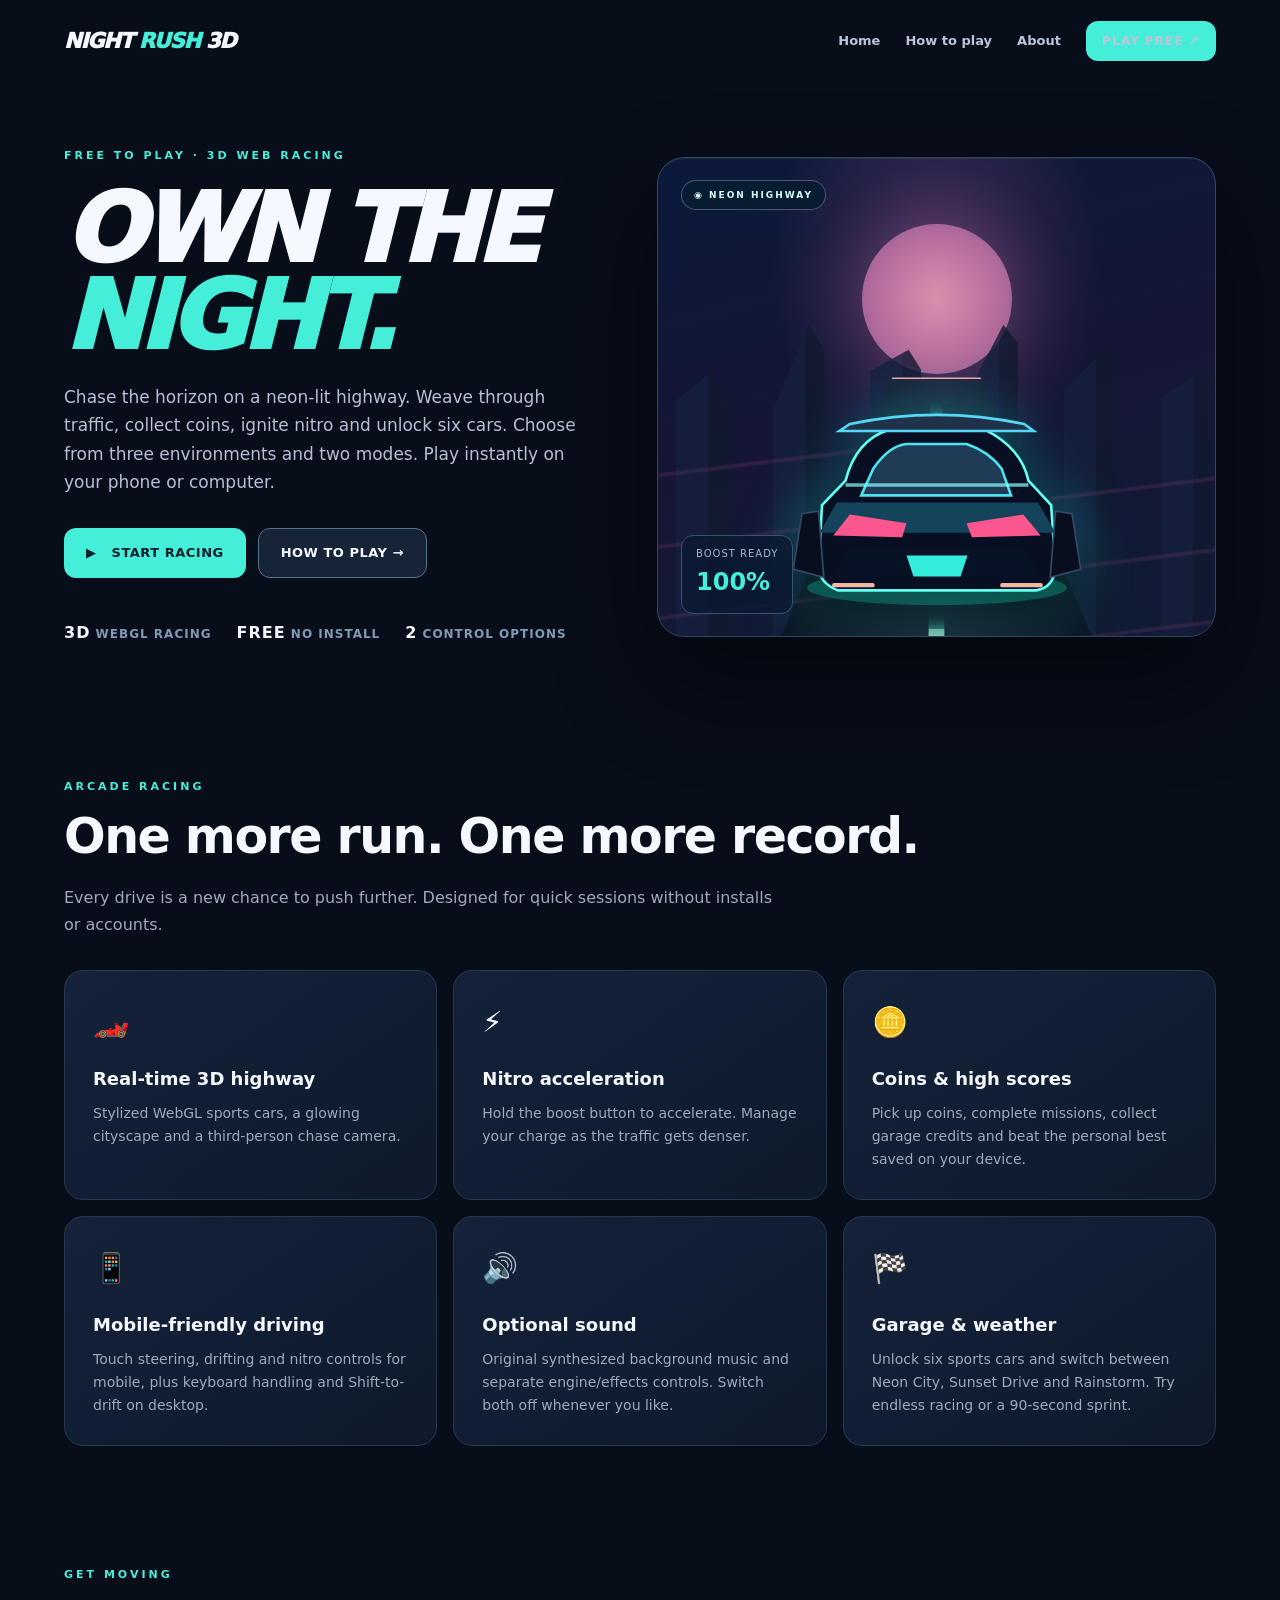
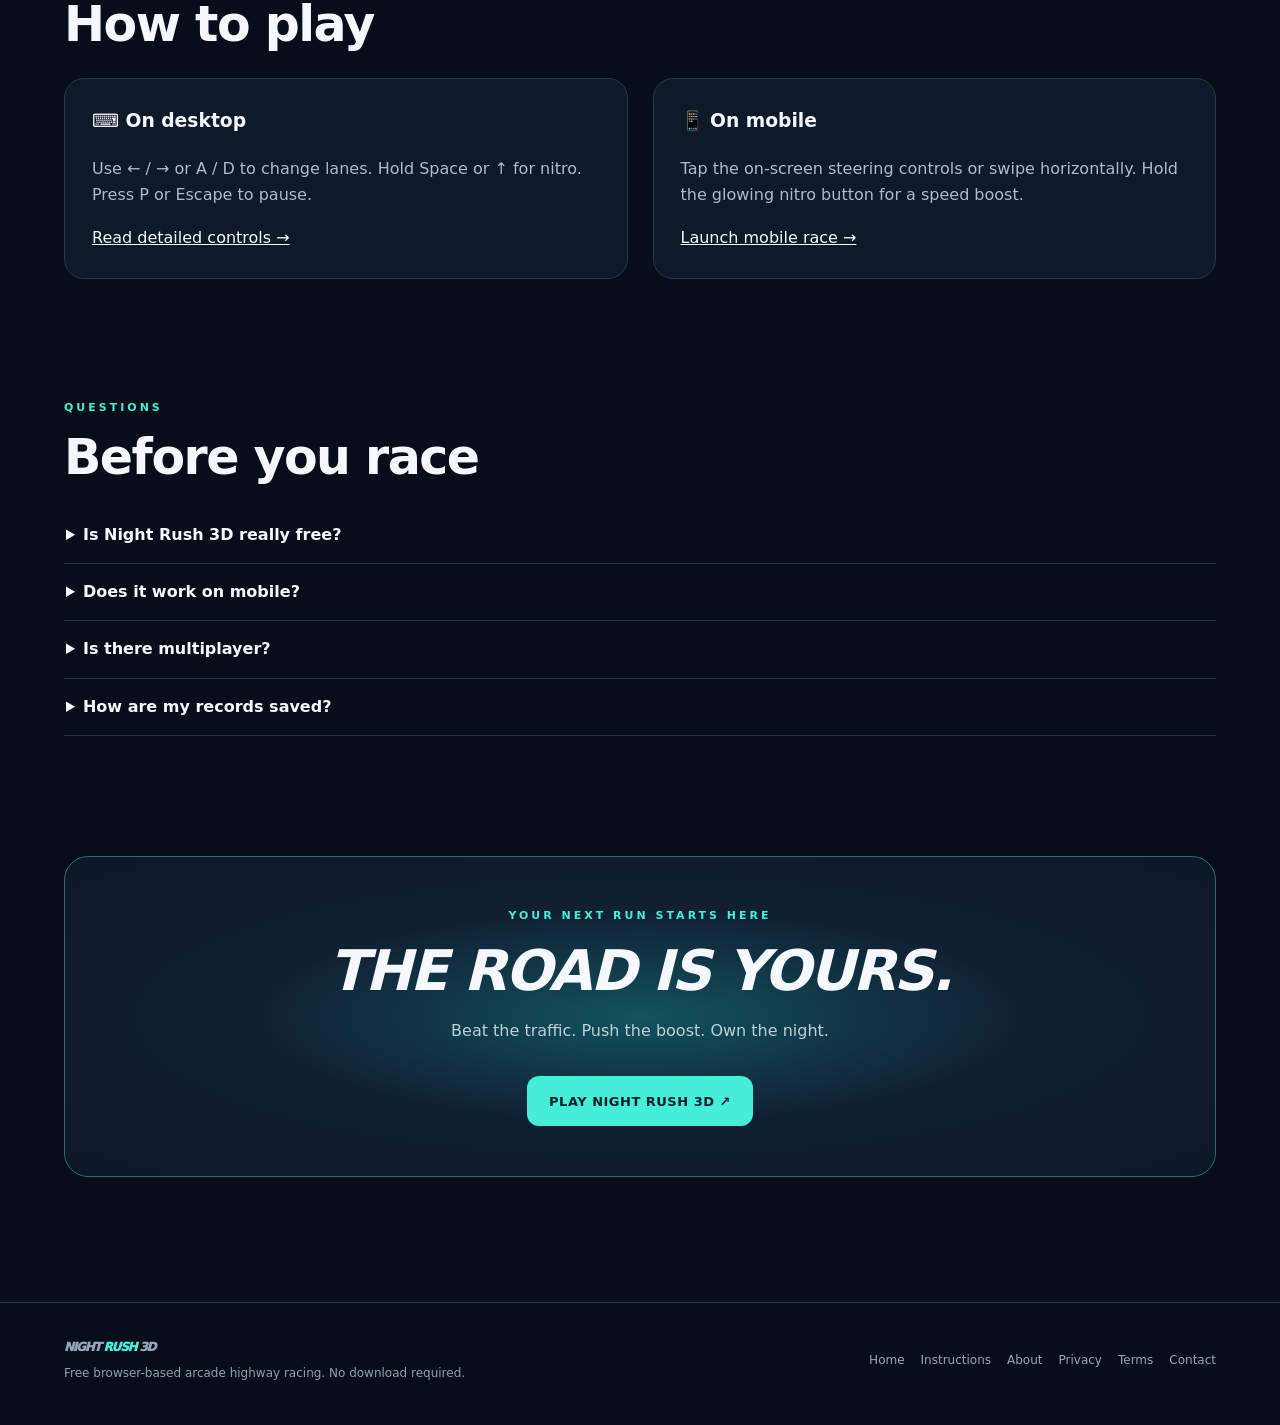
<file: index.html>
<!doctype html><html lang="en"><head><meta charset="utf-8"><meta name="viewport" content="width=device-width,initial-scale=1"><meta name="theme-color" content="#080d1a"><meta name="description" content="Play Night Rush 3D free in your browser. Dodge traffic, collect coins, boost with nitro, and beat your personal best on desktop or mobile."><link rel="icon" href="favicon.svg" type="image/svg+xml"><link rel="stylesheet" href="assets/site.css"><title>Free Online 3D Racing Game | Night Rush 3D</title></head><body><header class="wrap nav"><a class="logo" href="./" aria-label="Night Rush 3D home">NIGHT <span>RUSH</span> 3D</a><nav class="links" aria-label="Main navigation"><a href="./">Home</a><a href="how-to-play.html">How to play</a><a href="about.html">About</a><a class="btn small" href="play.html">PLAY FREE ↗</a></nav></header><main id="main"><section class="wrap hero"><div><div class="eyebrow">Free to play · 3D web racing</div><h1>OWN THE <span>NIGHT.</span></h1><p class="lead">Chase the horizon on a neon-lit highway. Weave through traffic, collect coins, ignite nitro and unlock six cars. Choose from three environments and two modes. Play instantly on your phone or computer.</p><div class="actions"><a class="btn" href="play.html">▶ &nbsp; START RACING</a><a class="btn outline" href="how-to-play.html">HOW TO PLAY →</a></div><div class="stats"><span><strong>3D</strong> WEBGL RACING</span><span><strong>FREE</strong> NO INSTALL</span><span><strong>2</strong> CONTROL OPTIONS</span></div></div><div class="visual" role="img" aria-label="Illustration of a sports car on a neon nighttime highway"><div class="moon"></div><div class="city"></div><div class="road"></div><div class="lights"></div><svg class="carart" viewBox="0 0 390 260" role="img" aria-label="Stylized rear view of a neon racing car"><ellipse cx="195" cy="227" rx="149" ry="20" fill="#0fffd3" opacity=".23"/><path d="M90 104 Q102 58 139 46 L251 46 Q292 67 300 104 L326 132 L331 204 Q329 227 309 230 L81 230 Q60 221 59 204 L63 132Z" fill="#090f23" stroke="#64fff1" stroke-width="3"/><path d="M122 90 Q140 64 160 62 L229 62 Q255 71 269 90 L280 121 L108 121Z" fill="#203b56" stroke="#4be4f0" stroke-width="3"/><path d="M80 129 L311 129 331 164 60 164Z" fill="#14445c"/><path d="M95 143 L160 153 155 169 76 167Z" fill="#fb568d"/><path d="M294 143 L229 153 235 169 314 167Z" fill="#fb568d"/><path d="M93 183 L297 183 316 216 75 216Z" fill="#071227"/><path d="M160 190H230L222 214H168Z" fill="#34ecda"/><path d="M59 139 L40 142 30 206 65 215Z" fill="#090e1e" stroke="#314963" stroke-width="2"/><path d="M331 139 L350 142 360 206 325 215Z" fill="#090e1e" stroke="#314963" stroke-width="2"/><path d="M90 109 L300 109" stroke="#8cffff" stroke-width="4" opacity=".7"/><path d="M95 39 Q195 18 295 39 L306 47 83 47Z" fill="#20334b" stroke="#54d8f6" stroke-width="3"/><path d="M77 224H121M270 224H314" stroke="#f4b6a4" stroke-width="5" stroke-linecap="round"/></svg><div class="visual-badge">◉ NEON HIGHWAY</div><div class="visual-score">BOOST READY <strong>100%</strong></div></div></section><section class="wrap section" id="features"><div class="eyebrow">ARCADE RACING</div><h2>One more run. One more record.</h2><p class="intro">Every drive is a new chance to push further. Designed for quick sessions without installs or accounts.</p><div class="grid"><article class="card"><div class="symbol">🏎️</div><h3>Real-time 3D highway</h3><p>Stylized WebGL sports cars, a glowing cityscape and a third-person chase camera.</p></article><article class="card"><div class="symbol">⚡</div><h3>Nitro acceleration</h3><p>Hold the boost button to accelerate. Manage your charge as the traffic gets denser.</p></article><article class="card"><div class="symbol">🪙</div><h3>Coins &amp; high scores</h3><p>Pick up coins, complete missions, collect garage credits and beat the personal best saved on your device.</p></article><article class="card"><div class="symbol">📱</div><h3>Mobile-friendly driving</h3><p>Touch steering, drifting and nitro controls for mobile, plus keyboard handling and Shift-to-drift on desktop.</p></article><article class="card"><div class="symbol">🔊</div><h3>Optional sound</h3><p>Original synthesized background music and separate engine/effects controls. Switch both off whenever you like.</p></article><article class="card"><div class="symbol">🏁</div><h3>Garage &amp; weather</h3><p>Unlock six sports cars and switch between Neon City, Sunset Drive and Rainstorm. Try endless racing or a 90-second sprint.</p></article></div></section><section class="wrap section"><div class="eyebrow">GET MOVING</div><h2>How to play</h2><div class="two"><div class="info"><h3>⌨️ On desktop</h3><p>Use ← / → or A / D to change lanes. Hold Space or ↑ for nitro. Press P or Escape to pause.</p><a href="how-to-play.html">Read detailed controls →</a></div><div class="info"><h3>📱 On mobile</h3><p>Tap the on-screen steering controls or swipe horizontally. Hold the glowing nitro button for a speed boost.</p><a href="play.html">Launch mobile race →</a></div></div></section><section class="wrap section"><div class="eyebrow">QUESTIONS</div><h2>Before you race</h2><details><summary>Is Night Rush 3D really free?</summary><p>Yes. The game is free to play in your browser without an account or download.</p></details><details><summary>Does it work on mobile?</summary><p>Yes, on mobile browsers that support WebGL. Performance depends on your device and browser.</p></details><details><summary>Is there multiplayer?</summary><p>Not currently. This release is a single-player endless highway racing game.</p></details><details><summary>How are my records saved?</summary><p>Your personal best is stored locally in your browser. Clearing site storage or using another browser may reset it.</p></details></section><section class="wrap section"><div class="cta"><div class="eyebrow">YOUR NEXT RUN STARTS HERE</div><h2>THE ROAD IS YOURS.</h2><p>Beat the traffic. Push the boost. Own the night.</p><div class="actions" style="justify-content:center"><a class="btn" href="play.html">PLAY NIGHT RUSH 3D ↗</a></div></div></section></main><footer class="footer"><div class="wrap footer-inner"><div><a class="logo" href="./">NIGHT <span>RUSH</span> 3D</a><p>Free browser-based arcade highway racing. No download required.</p></div><nav aria-label="Footer"><a href="./">Home</a><a href="how-to-play.html">Instructions</a><a href="about.html">About</a><a href="privacy.html">Privacy</a><a href="terms.html">Terms</a><a href="contact.html">Contact</a></nav></div></footer></body></html>
</file>
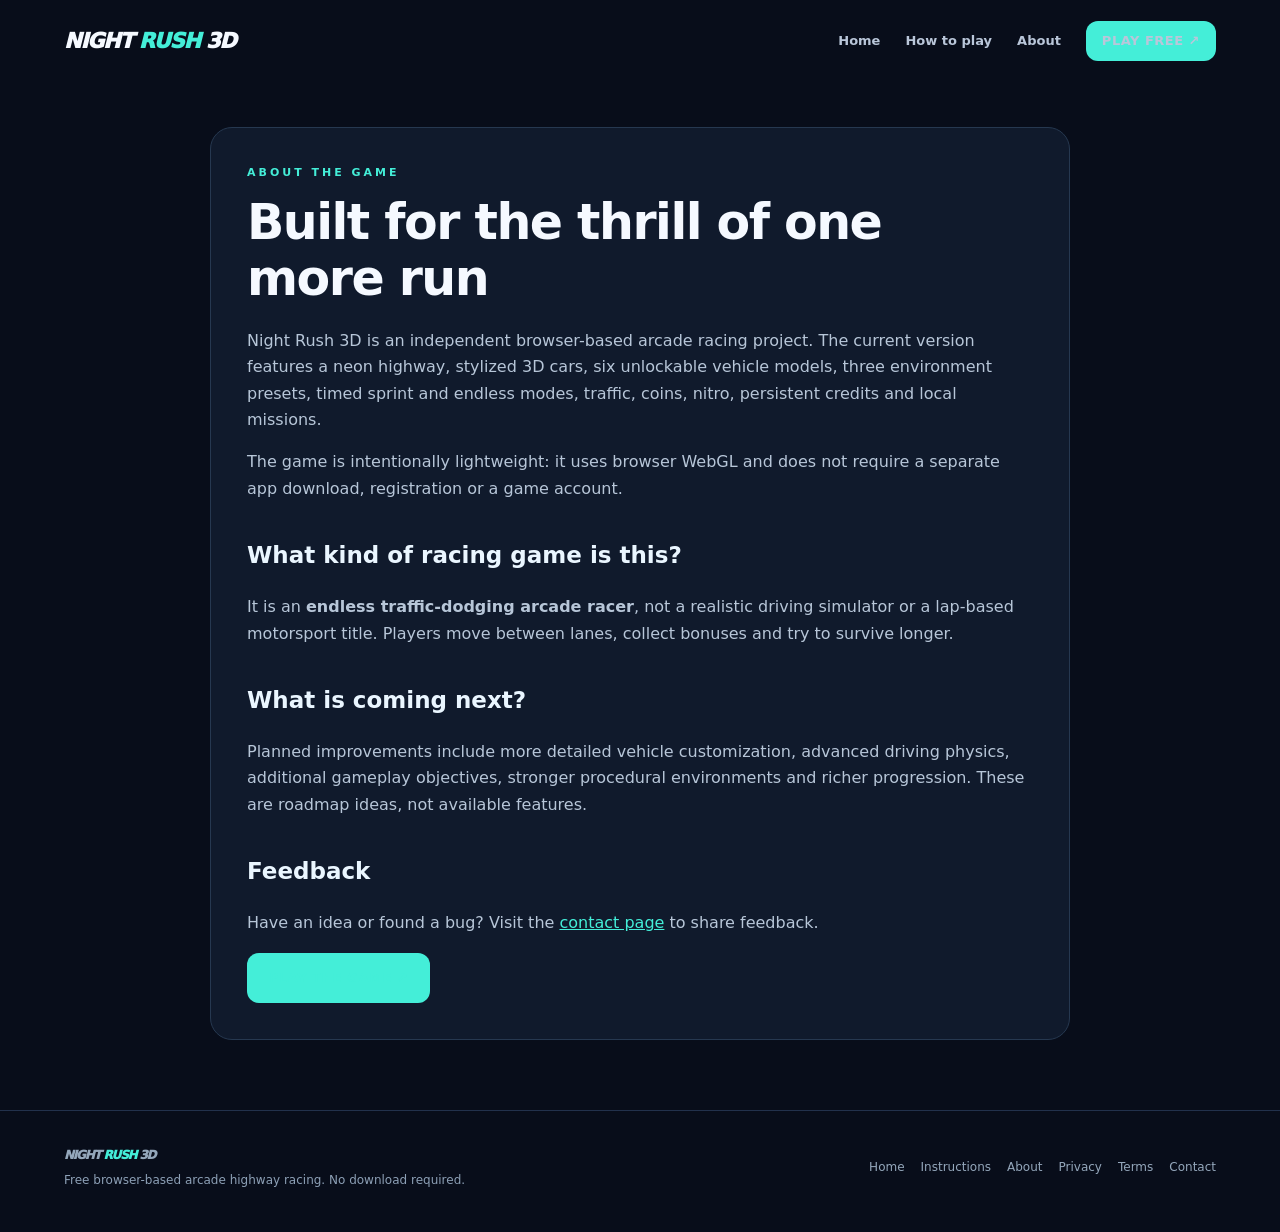
<file: about.html>
<!doctype html><html lang="en"><head><meta charset="utf-8"><meta name="viewport" content="width=device-width,initial-scale=1"><meta name="theme-color" content="#080d1a"><meta name="description" content="Learn about Night Rush 3D, a free independent browser racing prototype built with custom WebGL graphics."><link rel="icon" href="favicon.svg" type="image/svg+xml"><link rel="stylesheet" href="assets/site.css"><title>About | Night Rush 3D</title></head><body><header class="wrap nav"><a class="logo" href="./" aria-label="Night Rush 3D home">NIGHT <span>RUSH</span> 3D</a><nav class="links" aria-label="Main navigation"><a href="./">Home</a><a href="how-to-play.html">How to play</a><a href="about.html">About</a><a class="btn small" href="play.html">PLAY FREE ↗</a></nav></header><main id="main"><article class="article"><div class="eyebrow">ABOUT THE GAME</div><h1>Built for the thrill of one more run</h1><p>Night Rush 3D is an independent browser-based arcade racing project. The current version features a neon highway, stylized 3D cars, six unlockable vehicle models, three environment presets, timed sprint and endless modes, traffic, coins, nitro, persistent credits and local missions.</p><p>The game is intentionally lightweight: it uses browser WebGL and does not require a separate app download, registration or a game account.</p><h2>What kind of racing game is this?</h2><p>It is an <strong>endless traffic-dodging arcade racer</strong>, not a realistic driving simulator or a lap-based motorsport title. Players move between lanes, collect bonuses and try to survive longer.</p><h2>What is coming next?</h2><p>Planned improvements include more detailed vehicle customization, advanced driving physics, additional gameplay objectives, stronger procedural environments and richer progression. These are roadmap ideas, not available features.</p><h2>Feedback</h2><p>Have an idea or found a bug? Visit the <a href="contact.html">contact page</a> to share feedback.</p><a class="btn" href="play.html">PLAY THE GAME ↗</a></article></main><footer class="footer"><div class="wrap footer-inner"><div><a class="logo" href="./">NIGHT <span>RUSH</span> 3D</a><p>Free browser-based arcade highway racing. No download required.</p></div><nav aria-label="Footer"><a href="./">Home</a><a href="how-to-play.html">Instructions</a><a href="about.html">About</a><a href="privacy.html">Privacy</a><a href="terms.html">Terms</a><a href="contact.html">Contact</a></nav></div></footer></body></html>
</file>
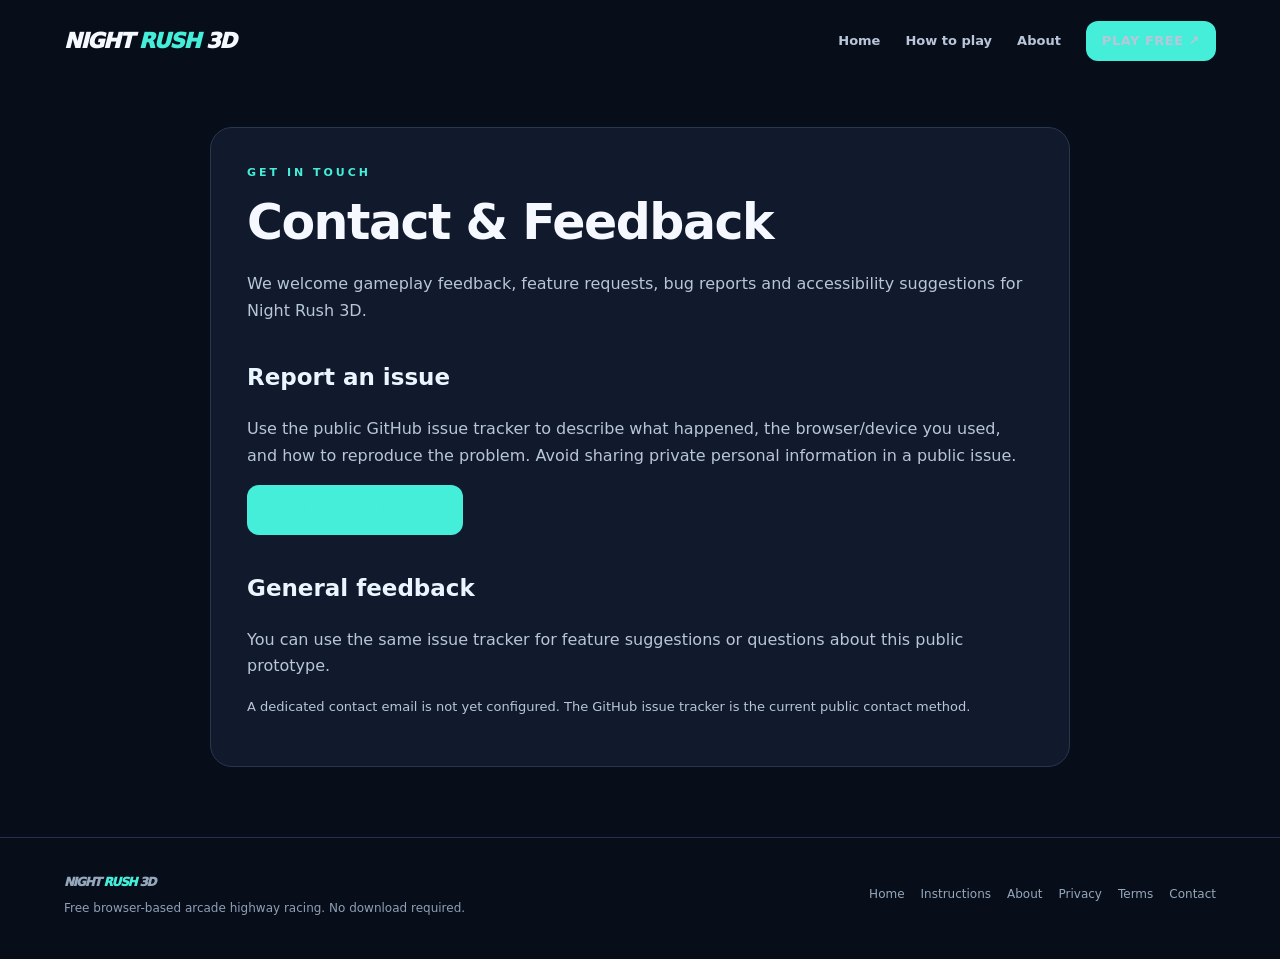
<file: contact.html>
<!doctype html><html lang="en"><head><meta charset="utf-8"><meta name="viewport" content="width=device-width,initial-scale=1"><meta name="theme-color" content="#080d1a"><meta name="description" content="Report bugs, share gameplay feedback, or suggest new Night Rush 3D features through GitHub."><link rel="icon" href="favicon.svg" type="image/svg+xml"><link rel="stylesheet" href="assets/site.css"><title>Contact & Feedback | Night Rush 3D</title></head><body><header class="wrap nav"><a class="logo" href="./" aria-label="Night Rush 3D home">NIGHT <span>RUSH</span> 3D</a><nav class="links" aria-label="Main navigation"><a href="./">Home</a><a href="how-to-play.html">How to play</a><a href="about.html">About</a><a class="btn small" href="play.html">PLAY FREE ↗</a></nav></header><main id="main"><article class="article"><div class="eyebrow">GET IN TOUCH</div><h1>Contact &amp; Feedback</h1><p>We welcome gameplay feedback, feature requests, bug reports and accessibility suggestions for Night Rush 3D.</p><h2>Report an issue</h2><p>Use the public GitHub issue tracker to describe what happened, the browser/device you used, and how to reproduce the problem. Avoid sharing private personal information in a public issue.</p><p><a class="btn" href="https://github.com/Avi-2024/Rush-3D-Gameplay/issues/new" rel="noopener noreferrer">OPEN GITHUB ISSUE ↗</a></p><h2>General feedback</h2><p>You can use the same issue tracker for feature suggestions or questions about this public prototype.</p><p class="smallprint">A dedicated contact email is not yet configured. The GitHub issue tracker is the current public contact method.</p></article></main><footer class="footer"><div class="wrap footer-inner"><div><a class="logo" href="./">NIGHT <span>RUSH</span> 3D</a><p>Free browser-based arcade highway racing. No download required.</p></div><nav aria-label="Footer"><a href="./">Home</a><a href="how-to-play.html">Instructions</a><a href="about.html">About</a><a href="privacy.html">Privacy</a><a href="terms.html">Terms</a><a href="contact.html">Contact</a></nav></div></footer></body></html>
</file>
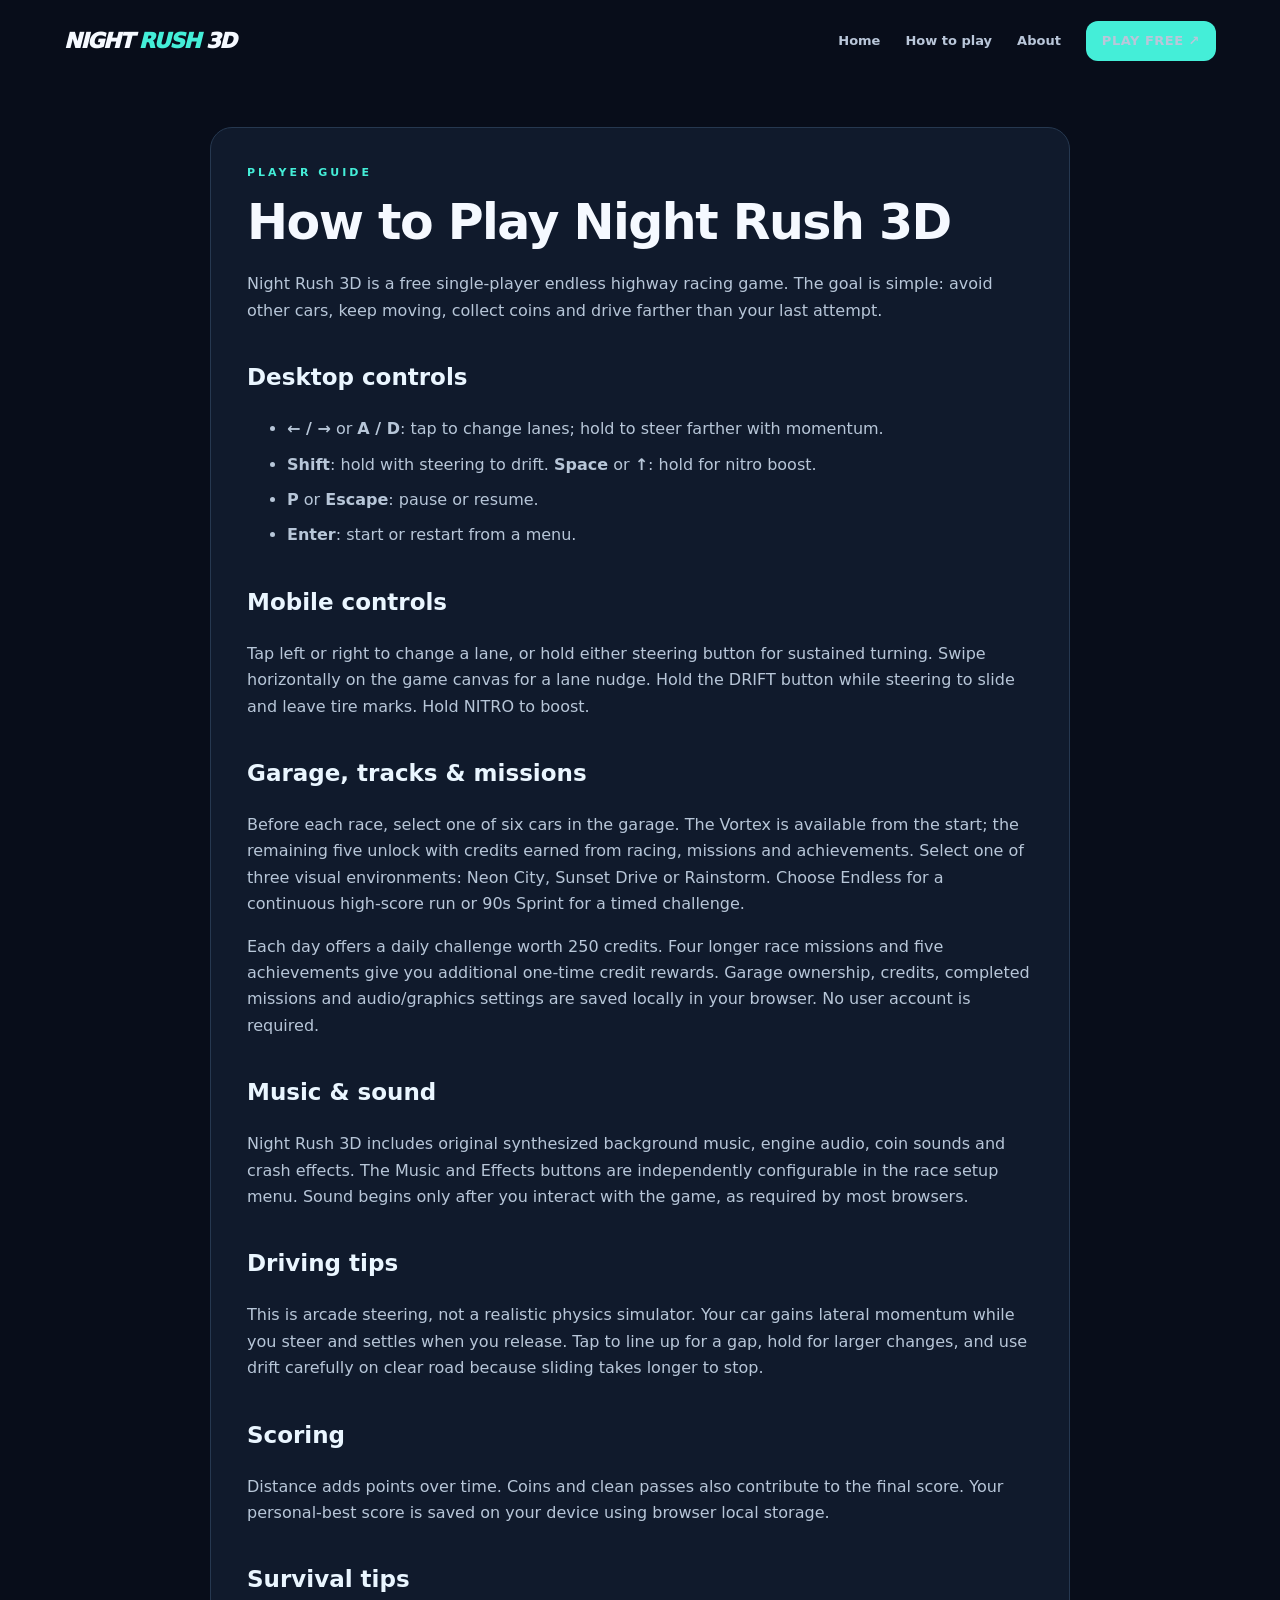
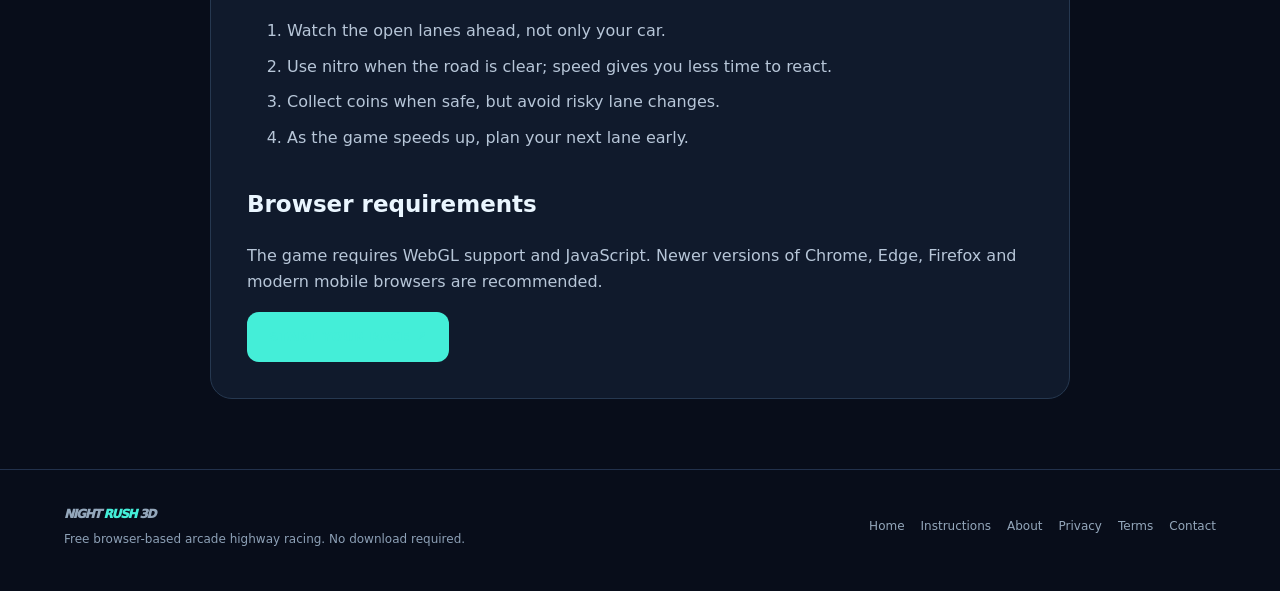
<file: how-to-play.html>
<!doctype html><html lang="en"><head><meta charset="utf-8"><meta name="viewport" content="width=device-width,initial-scale=1"><meta name="theme-color" content="#080d1a"><meta name="description" content="Learn desktop and mobile controls, traffic dodging, coin collection, nitro boosts, scoring and survival tips in Night Rush 3D."><link rel="icon" href="favicon.svg" type="image/svg+xml"><link rel="stylesheet" href="assets/site.css"><title>How to Play | Night Rush 3D</title></head><body><header class="wrap nav"><a class="logo" href="./" aria-label="Night Rush 3D home">NIGHT <span>RUSH</span> 3D</a><nav class="links" aria-label="Main navigation"><a href="./">Home</a><a href="how-to-play.html">How to play</a><a href="about.html">About</a><a class="btn small" href="play.html">PLAY FREE ↗</a></nav></header><main id="main"><article class="article"><div class="eyebrow">PLAYER GUIDE</div><h1>How to Play Night Rush 3D</h1><p>Night Rush 3D is a free single-player endless highway racing game. The goal is simple: avoid other cars, keep moving, collect coins and drive farther than your last attempt.</p><h2>Desktop controls</h2><ul><li><strong>← / →</strong> or <strong>A / D</strong>: tap to change lanes; hold to steer farther with momentum.</li><li><strong>Shift</strong>: hold with steering to drift. <strong>Space</strong> or <strong>↑</strong>: hold for nitro boost.</li><li><strong>P</strong> or <strong>Escape</strong>: pause or resume.</li><li><strong>Enter</strong>: start or restart from a menu.</li></ul><h2>Mobile controls</h2><p>Tap left or right to change a lane, or hold either steering button for sustained turning. Swipe horizontally on the game canvas for a lane nudge. Hold the DRIFT button while steering to slide and leave tire marks. Hold NITRO to boost.</p><h2>Garage, tracks &amp; missions</h2><p>Before each race, select one of six cars in the garage. The Vortex is available from the start; the remaining five unlock with credits earned from racing, missions and achievements. Select one of three visual environments: Neon City, Sunset Drive or Rainstorm. Choose Endless for a continuous high-score run or 90s Sprint for a timed challenge.</p><p>Each day offers a daily challenge worth 250 credits. Four longer race missions and five achievements give you additional one-time credit rewards. Garage ownership, credits, completed missions and audio/graphics settings are saved locally in your browser. No user account is required.</p><h2>Music &amp; sound</h2><p>Night Rush 3D includes original synthesized background music, engine audio, coin sounds and crash effects. The Music and Effects buttons are independently configurable in the race setup menu. Sound begins only after you interact with the game, as required by most browsers.</p><h2>Driving tips</h2><p>This is arcade steering, not a realistic physics simulator. Your car gains lateral momentum while you steer and settles when you release. Tap to line up for a gap, hold for larger changes, and use drift carefully on clear road because sliding takes longer to stop.</p><h2>Scoring</h2><p>Distance adds points over time. Coins and clean passes also contribute to the final score. Your personal-best score is saved on your device using browser local storage.</p><h2>Survival tips</h2><ol><li>Watch the open lanes ahead, not only your car.</li><li>Use nitro when the road is clear; speed gives you less time to react.</li><li>Collect coins when safe, but avoid risky lane changes.</li><li>As the game speeds up, plan your next lane early.</li></ol><h2>Browser requirements</h2><p>The game requires WebGL support and JavaScript. Newer versions of Chrome, Edge, Firefox and modern mobile browsers are recommended.</p><a class="btn" href="play.html">START YOUR RACE ↗</a></article></main><footer class="footer"><div class="wrap footer-inner"><div><a class="logo" href="./">NIGHT <span>RUSH</span> 3D</a><p>Free browser-based arcade highway racing. No download required.</p></div><nav aria-label="Footer"><a href="./">Home</a><a href="how-to-play.html">Instructions</a><a href="about.html">About</a><a href="privacy.html">Privacy</a><a href="terms.html">Terms</a><a href="contact.html">Contact</a></nav></div></footer></body></html>
</file>
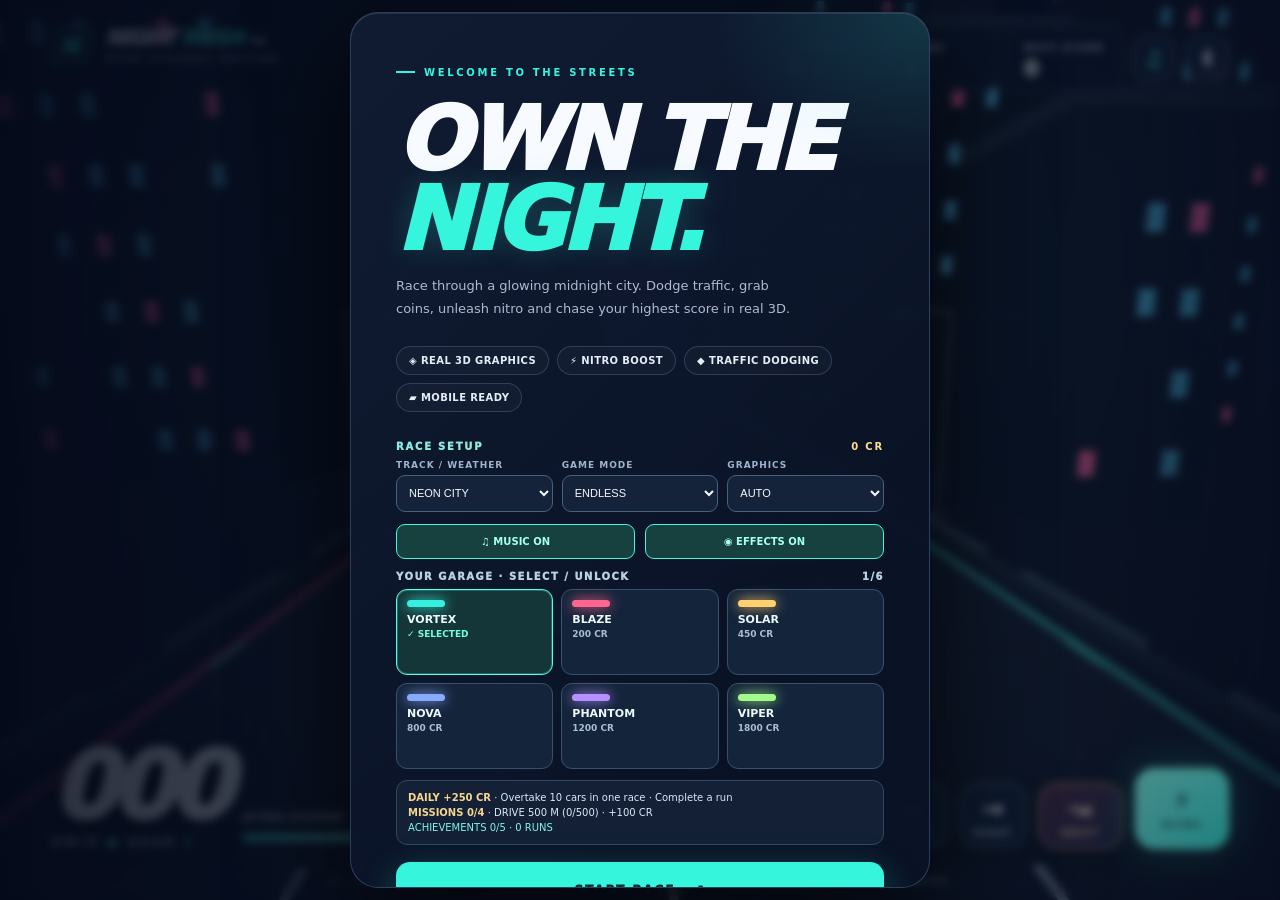
<file: play.html>
<!doctype html>
<html lang="en">
<head>
<meta charset="UTF-8"><meta name="viewport" content="width=device-width,initial-scale=1,viewport-fit=cover">
<meta name="theme-color" content="#080d1b"><meta name="description" content="Night Rush 3D — play a free, mobile-friendly neon highway racing game in your browser.">
<title>NIGHT RUSH 3D — Neon Highway Racer</title>
<style>
:root{color-scheme:dark;--ink:#f7faff;--muted:#9da9bc;--turquoise:#35f6dc;--pink:#ff507d;--glass:#0d1730ce}
*{box-sizing:border-box}html,body{width:100%;min-height:100%;margin:0}body{overflow:hidden;background:#080d1b;color:var(--ink);font-family:Inter,ui-sans-serif,system-ui,-apple-system,"Segoe UI",sans-serif;user-select:none;-webkit-user-select:none}
button{font:inherit;cursor:pointer}button:focus-visible{outline:2px solid white;outline-offset:3px}
#game{position:relative;isolation:isolate;width:100vw;height:100dvh;min-height:480px;overflow:hidden;background:radial-gradient(ellipse 70% 48% at 50% 51%,#653966 0%,#272549 34%,#131733 62%,transparent 100%),linear-gradient(#080e23 0%,#182043 65%,#090e1e 100%)}
#game:before{position:absolute;z-index:0;inset:0;content:"";pointer-events:none;background-image:radial-gradient(#ffffff90 .7px,transparent .9px),radial-gradient(#acb9ff77 .8px,transparent 1px);background-size:89px 92px,137px 101px;background-position:31px 24px,10px 9px;mask-image:linear-gradient(#000,transparent 65%);opacity:.32}
#horizon{position:absolute;z-index:0;width:370px;aspect-ratio:1;left:50%;top:25%;transform:translate(-50%,-50%);border-radius:50%;background:radial-gradient(circle,#ee8aa959 0%,#d778c027 28%,transparent 68%);filter:blur(16px);pointer-events:none}
#world{position:absolute;inset:0;width:100%;height:100%;z-index:1;display:block;touch-action:none;outline:none}
.vignette{position:absolute;z-index:2;inset:0;pointer-events:none;background:linear-gradient(90deg,#070b1f80 0%,transparent 20%,transparent 80%,#070a1c80 100%),linear-gradient(#090f2220 0%,transparent 35%,#0307136a 100%);box-shadow:inset 0 0 140px #05071970}
.topbar{position:absolute;top:0;left:0;right:0;z-index:7;display:flex;justify-content:space-between;align-items:flex-start;gap:20px;padding:25px clamp(22px,4vw,67px);pointer-events:none}
.brand{display:flex;align-items:center;gap:12px;filter:drop-shadow(0 5px 12px #03071188)}.brand-icon{display:flex;align-items:center;justify-content:center;width:42px;height:42px;border:1px solid #41f3da82;border-radius:11px;background:#122a39be;font-size:22px;color:var(--turquoise);font-weight:900;transform:skew(-7deg)}
.brand-title{font-size:21px;font-style:italic;font-weight:1000;letter-spacing:-1px;line-height:1}.brand-title b{color:var(--turquoise)}.brand-sub{color:#aebbd1;letter-spacing:3.2px;font-size:8px;font-weight:800;margin-top:6px}
.top-right{display:flex;align-items:center;gap:11px}.pill{border:1px solid #8495b93d;background:#0a1329b4;backdrop-filter:blur(11px);border-radius:12px;padding:10px 15px;min-width:108px;box-shadow:inset 0 1px #ffffff0f}
.pill small,.micro{font-size:9px;letter-spacing:1.8px;color:#9eacc3;font-weight:800}.pill b{display:block;margin-top:3px;font-size:21px;font-weight:900;line-height:1.1;letter-spacing:-.6px;font-variant-numeric:tabular-nums}.pill b em{font-style:normal;font-size:10px;color:#9ba6be;margin-left:4px}
.round-btn{width:43px;height:43px;pointer-events:auto;display:grid;place-items:center;border:1px solid #a8bfe66b;border-radius:12px;background:#101a31cc;color:#eff9ff;font-size:21px;backdrop-filter:blur(9px)}.round-btn:active{transform:scale(.96)}
.speed-hud{position:absolute;z-index:6;left:clamp(22px,4vw,67px);bottom:clamp(27px,4vw,55px);pointer-events:none;display:flex;align-items:flex-end;gap:17px}.speed-big{font-style:italic;font-weight:1000;font-size:clamp(62px,7.3vw,110px);line-height:.75;letter-spacing:-7px;filter:drop-shadow(0 10px 23px #000b);font-variant-numeric:tabular-nums}.speed-label{font-size:13px;color:#cfdfeb;letter-spacing:2.4px;font-weight:800;margin-top:12px}.speed-label span{color:var(--turquoise)}
.nitro-panel{width:215px;padding-bottom:7px}.nitro-header{display:flex;justify-content:space-between;align-items:center;margin-bottom:10px;font-size:10px;letter-spacing:1.5px;font-weight:900}.nitro-header strong{color:var(--turquoise)}.nitro-track{height:9px;border-radius:20px;overflow:hidden;background:#0b172f;border:1px solid #9ebed36b;box-shadow:0 0 0 4px #ffffff06}.nitro-fill{width:100%;height:100%;background:linear-gradient(90deg,#2adac8,#9cfff0);box-shadow:0 0 20px #56fee3}
.controls{position:absolute;z-index:8;right:clamp(22px,4vw,67px);bottom:clamp(27px,4vw,55px);display:flex;align-items:flex-end;gap:12px}.control{touch-action:none;display:flex;flex-direction:column;align-items:center;justify-content:center;gap:4px;background:#13233bbc;border:1px solid #bbd5fd80;color:white;backdrop-filter:blur(12px);width:66px;height:66px;border-radius:19px;font-size:26px;font-weight:850;box-shadow:inset 0 1px #ffffff19,0 9px 25px #0005;transition:transform .09s}.control small{font-size:9px;letter-spacing:1.6px;font-weight:800;color:#becde1}.control:active,.control.held{background:#1f557cba;transform:scale(.95)}.control.boost{width:94px;height:81px;background:linear-gradient(135deg,#84ffed,#31d9c8);color:#08243c;border-color:#a4fff0;box-shadow:0 0 40px #33f3d953,0 8px 30px #0008}.control.boost small{color:#14424b}.control.boost.held{filter:brightness(1.2)}.control.boost:disabled{opacity:.45}
#toast{position:absolute;top:26%;left:50%;transform:translate(-50%,-10px);z-index:6;opacity:0;pointer-events:none;font-size:clamp(21px,3.7vw,42px);letter-spacing:-1px;font-weight:1000;font-style:italic;white-space:nowrap;color:#fdf6e1;text-shadow:0 0 36px #f99b4d,0 8px 20px #000;transition:opacity .18s,transform .18s}#toast.show{opacity:1;transform:translate(-50%,0)}
.screen{position:absolute;inset:0;z-index:9;display:flex;align-items:center;justify-content:center;padding:16px;background:linear-gradient(90deg,#050b1ad9 0%,#071021b9 42%,#0713236b 100%);backdrop-filter:blur(4px);transition:opacity .22s,visibility .22s}.screen.hide{opacity:0;visibility:hidden;pointer-events:none}
.screen-card{width:min(100%,580px);border:1px solid #6e94ad55;border-radius:28px;padding:clamp(23px,4.4vw,45px);background:linear-gradient(137deg,#111d34f2,#0a1326f5 78%);box-shadow:0 35px 110px #000a,inset 0 1px #ffffff18;position:relative;overflow:hidden}.screen-card:before{content:"";position:absolute;top:0;right:0;width:210px;height:150px;background:radial-gradient(ellipse at 100% 0%,#32eadb27,transparent 75%);pointer-events:none}
.section-tag{display:inline-flex;align-items:center;gap:9px;font-size:10px;letter-spacing:2.7px;color:var(--turquoise);font-weight:900}.section-tag:before{content:"";width:19px;height:2px;background:var(--turquoise)}
.screen-card h1{font-weight:1000;font-style:italic;text-transform:uppercase;line-height:.93;letter-spacing:-4px;font-size:clamp(56px,7vw,87px);margin:22px 0 14px}.screen-card h1 span{display:block;color:var(--turquoise);text-shadow:0 0 30px #35f6dc33}.screen-card p{color:#aebacf;font-size:13px;line-height:1.75;max-width:400px;margin:0 0 25px}
.features{display:flex;gap:8px;flex-wrap:wrap;margin:0 0 29px}.feature{border:1px solid #8097bd46;border-radius:99px;background:#ffffff07;color:#e4edf7;padding:8px 12px;font-size:10px;letter-spacing:.4px;font-weight:750}
.launch{display:flex;justify-content:center;align-items:center;gap:12px;width:100%;min-height:57px;background:var(--turquoise);color:#062432;font-weight:1000;letter-spacing:1.9px;font-size:12px;border:0;border-radius:14px;box-shadow:0 9px 36px #28f2db45}.launch:hover{filter:brightness(1.07)}.launch:active{transform:translateY(1px)}
.hint{font-size:10px;color:#8192aa;margin-top:16px;letter-spacing:.45px;line-height:1.6}.hint strong{color:#c2cedb}.result-table{display:none;grid-template-columns:repeat(3,1fr);gap:9px;margin:13px 0 25px}.result{background:#101f39;border:1px solid #8c9ec43a;border-radius:12px;padding:13px 11px}.result small{display:block;font-size:9px;letter-spacing:1.6px;color:#9cacc3;font-weight:850}.result b{font-size:25px;font-variant-numeric:tabular-nums;font-weight:900}.accent{color:var(--turquoise)}
.bottom-info{position:absolute;z-index:5;bottom:14px;left:50%;transform:translateX(-50%);text-align:center;font-size:9px;letter-spacing:2.3px;font-weight:800;color:#c2d1e399;pointer-events:none;white-space:nowrap}
#boostFlash{position:absolute;z-index:4;inset:0;pointer-events:none;background:radial-gradient(ellipse at 50% 95%,transparent 42%,#4efff321 97%);opacity:0;transition:opacity .18s}
@media(max-width:900px){.topbar{padding:17px 20px}.top-right{gap:6px}.pill{min-width:72px;padding:8px 10px}.pill b{font-size:18px}.pill small{font-size:8px;letter-spacing:1px}.brand-title{font-size:17px}.brand-icon{width:36px;height:36px}.speed-hud{left:20px;bottom:22px}.speed-big{font-size:68px}.nitro-panel{display:none}.controls{right:20px;bottom:19px}.control{width:58px;height:58px}.control.boost{width:77px;height:70px}.screen-card{max-width:490px}}
@media(max-width:530px){.brand-sub{display:none}.brand-icon{width:31px;height:34px;font-size:18px}.brand-title{font-size:15px;white-space:nowrap}.brand-title span{display:none}.brand{gap:7px}.topbar{padding:12px}.top-right{gap:5px}.pill{min-width:60px;padding:7px}.pill b{font-size:16px}.pill b em{font-size:8px}.pill small{font-size:7px;letter-spacing:.6px}.top-right .pill:nth-child(3){display:none}.round-btn{height:35px;width:35px;border-radius:9px;font-size:17px}.screen-card{padding:26px 22px;border-radius:21px}.screen-card h1{font-size:62px}.screen-card p{font-size:12px}.features{margin-bottom:24px}.speed-hud{left:16px;bottom:99px}.speed-big{font-size:64px;letter-spacing:-4px}.speed-label{margin-top:7px;font-size:10px}.controls{left:14px;right:14px;bottom:17px;justify-content:space-between;gap:8px}.control{height:62px;width:72px}.control.boost{height:64px;width:93px}.bottom-info{display:none}}
@media(max-height:600px){.screen-card{padding:20px 27px}.screen-card h1{font-size:54px;margin:10px 0}.screen-card p{margin-bottom:13px}.features{margin-bottom:14px}.launch{min-height:45px}.hint{margin-top:8px}.speed-big{font-size:62px}}
@media(prefers-reduced-motion:reduce){*,*:before,*:after{transition:none!important;animation:none!important}}

/* Upgrade: garage, progression, quality settings, weather and collision feedback */
.screen-card{max-height:calc(100dvh - 24px);overflow-y:auto;scrollbar-color:#2b5566 #0d1729;scrollbar-width:thin}
#setupPanel{margin:0 0 17px}.setup-heading{display:flex;justify-content:space-between;gap:10px;align-items:center;margin:9px 0 8px;font-size:10px;font-weight:950;letter-spacing:1.8px;color:#8eeadd}.setup-heading strong{color:#ffdc8e}
.setup-grid{display:grid;grid-template-columns:repeat(3,minmax(0,1fr));gap:9px}.setup-field label{display:block;font-size:9px;color:#9fb3cc;letter-spacing:1px;font-weight:850;margin-bottom:5px}.setup-field select{width:100%;height:37px;border:1px solid #44627c;border-radius:9px;background:#14223a;color:#f4faff;padding:0 8px;font-size:11px;min-width:0}
.audio-row{display:flex;gap:10px;align-items:center;margin:12px 0}.audio-toggle{flex:1;min-height:35px;border:1px solid #466178;background:#12233a;color:#e9faff;border-radius:9px;font-size:10px;font-weight:900}.audio-toggle[aria-pressed="true"]{border-color:#4bf2dd;background:#16413f;color:#a9fff0}
.garage-title{display:flex;align-items:center;justify-content:space-between;gap:12px;margin:11px 0 7px;font-size:10px;letter-spacing:1.5px;font-weight:950;color:#b9d2e3}
.garage-grid{display:grid;grid-template-columns:repeat(3,minmax(0,1fr));gap:8px}
.car-card{display:flex;gap:3px;flex-direction:column;align-items:flex-start;text-align:left;min-height:86px;padding:10px;border-radius:11px;background:#14243b;border:1px solid #38516a;color:#eafaff}
.car-card:disabled{cursor:default}.car-card.selected{border:1px solid #55ffe7;box-shadow:0 0 0 1px #55ffe740 inset;background:#143638}
.car-paint{width:38px;height:7px;border-radius:12px;box-shadow:0 0 13px currentColor;margin-bottom:3px}.car-name{font-weight:900;font-size:11px}.car-status{color:#a9bfd2;font-size:9px;font-weight:800}.car-card.selected .car-status{color:#74ffdc}
#challengeCard{padding:9px 11px;background:#132035;border:1px solid #30485f;border-radius:11px;margin:11px 0;color:#d9eaf7;font-size:10px;line-height:1.5}
#challengeCard strong{color:#f4d691}#progressLabel{color:#81f5e7}
#world.crashShake{animation:collisionShake .47s ease-out}@keyframes collisionShake{0%,100%{transform:translate(0)}15%{transform:translate(-9px,5px)}35%{transform:translate(9px,-4px)}55%{transform:translate(-5px,3px)}75%{transform:translate(4px,-2px)}}
#boostFlash:before{content:"";position:absolute;inset:0;background:repeating-linear-gradient(105deg,transparent 0 20px,#7affec30 20px 22px,transparent 22px 90px);mask-image:linear-gradient(transparent 15%,#000 100%);animation:rainFall .3s linear infinite}
#crashImpact{position:absolute;inset:0;z-index:8;pointer-events:none;background:radial-gradient(circle at 50% 65%,#fff6bd 0%,#ff496487 25%,transparent 75%);opacity:0}#crashImpact.hit{animation:crashFlash .7s ease-out both}@keyframes crashFlash{0%{opacity:1}100%{opacity:0}}
#weatherRain{position:absolute;z-index:3;inset:0;pointer-events:none;opacity:0;background:repeating-linear-gradient(105deg,transparent 0 26px,#a5dcff28 27px 28px,transparent 30px 62px);background-size:210px 210px;animation:rainFall .5s linear infinite}#game[data-track="rain"] #weatherRain{opacity:.65}@keyframes rainFall{to{background-position:-55px 210px}}
#game[data-track="sunset"]{background:radial-gradient(ellipse at 50% 45%,#ffb15d8c 0%,#762d6e66 38%,transparent 75%),linear-gradient(#35234a,#b14e78 63%,#211830)}
#game[data-track="sunset"] #horizon{background:radial-gradient(circle,#ffda806e,#fb808149 44%,transparent 70%)}
#game[data-track="rain"]{background:radial-gradient(ellipse at 50% 40%,#2e5a80 0%,#1b2343 55%,transparent),linear-gradient(#091326,#11192b)}
#game[data-track="rain"] .vignette{box-shadow:inset 0 0 160px #040c22c0}
#perfInfo{position:absolute;left:50%;top:86px;z-index:6;transform:translateX(-50%);font-size:10px;color:#d8fffa;letter-spacing:1px;text-shadow:0 2px 4px #0009;pointer-events:none}
@media(max-width:530px){.garage-grid{grid-template-columns:repeat(3,minmax(0,1fr))}.car-card{padding:7px;min-height:72px}.car-name{font-size:10px}.car-status{font-size:8px}.setup-grid{gap:5px}.setup-field select{font-size:10px;padding:0 3px}#perfInfo{top:60px}.screen-card{max-height:calc(100dvh - 12px)}}
@media(max-height:670px){.garage-grid{grid-template-columns:repeat(6,minmax(0,1fr))}.car-card{padding:7px}.screen-card h1{margin:9px 0;font-size:46px}.screen-card p{margin-bottom:8px}.features{display:none!important}}

/* Upgrade: smooth driving and handbrake drift */
#driftBtn{min-width:85px;border-color:#ffad7e;background:linear-gradient(145deg,#4b2940,#1c2340);color:#ffe4c5}
#driftBtn small{color:#ffc797}#driftBtn.held{background:linear-gradient(145deg,#ff8d63,#b75482);color:#101827}
#driftStatus{position:absolute;bottom:117px;right:clamp(20px,4vw,68px);z-index:7;color:#ffd9ac;text-align:right;font-size:12px;font-weight:950;letter-spacing:2px;pointer-events:none;text-shadow:0 2px 15px #ff975c99;opacity:0;transition:opacity .2s}
#driftStatus.active{opacity:1}
#game[data-track="sunset"] .nitro-fill{background:linear-gradient(90deg,#ff9e7e,#f3dd8c)}
#game[data-track="rain"] .nitro-fill{background:linear-gradient(90deg,#5cb3e3,#94e7ff)}
@media(max-width:530px){#driftBtn{min-width:0;width:70px}#driftStatus{bottom:90px;right:17px;font-size:10px}.control{width:58px}#nitroBtn{width:81px}}@media(max-width:370px){.controls{left:9px;right:9px;gap:5px}.controls .control{width:51px;height:55px}.controls #driftBtn{width:63px}.controls #nitroBtn{width:72px}.speed-big{font-size:52px}}
</style>
<link rel="icon" href="favicon.svg" type="image/svg+xml"></head>
<body><main id="game" aria-label="Night Rush 3D racing game"><div id="horizon"></div><canvas id="world" aria-label="3D neon highway with racing cars"></canvas><div class="vignette"></div><div id="weatherRain"></div><div id="boostFlash"></div><div id="crashImpact"></div><div id="perfInfo" aria-live="polite"></div><div id="driftStatus" aria-live="polite">DRIFTING</div>
<header class="topbar"><div class="brand"><div class="brand-icon">N</div><div><div class="brand-title">NIGHT <b>RUSH</b> <span style="font-size:10px;color:#a1b8d5;font-style:normal;letter-spacing:1px">3D</span></div><div class="brand-sub">NEON HIGHWAY EDITION</div></div></div><div class="top-right"><div class="pill"><small>DISTANCE</small><b id="distance">0 <em>M</em></b></div><div class="pill"><small>COINS</small><b id="coins" style="color:#ffdb77">0</b></div><div class="pill"><small>BEST SCORE</small><b id="best">0</b></div><button id="soundBtn" class="round-btn" aria-label="Toggle sound" aria-pressed="false" title="Toggle sound">♪</button><button id="pauseBtn" class="round-btn" aria-label="Pause or resume" title="Pause or resume">Ⅱ</button></div></header>
<div id="toast" role="status" aria-live="polite"></div>
<div class="speed-hud"><div><div class="speed-big" id="speed">000</div><div class="speed-label">KM/H <span>●</span> GEAR <span id="gear">1</span></div></div><div class="nitro-panel"><div class="nitro-header"><span>NITRO SYSTEM</span><strong id="nitroText">100%</strong></div><div class="nitro-track"><div class="nitro-fill" id="nitroFill"></div></div></div></div>
<div class="controls"><button id="leftBtn" class="control" aria-label="Steer left"><span>←</span><small>LEFT</small></button><button id="rightBtn" class="control" aria-label="Steer right"><span>→</span><small>RIGHT</small></button><button id="driftBtn" class="control" aria-label="Hold to drift" title="Hold Shift or this button to drift"><span>↝</span><small>DRIFT</small></button><button id="nitroBtn" class="control boost" aria-label="Hold nitro boost"><span>⚡</span><small>NITRO</small></button></div><div class="bottom-info">A / D OR HOLD ← / → TO STEER &nbsp;·&nbsp; SHIFT TO DRIFT &nbsp;·&nbsp; SPACE FOR NITRO &nbsp;·&nbsp; P TO PAUSE</div>
<div id="screen" class="screen"><div class="screen-card"><div class="section-tag" id="screenTag">WELCOME TO THE STREETS</div><h1 id="screenTitle">OWN THE <span>NIGHT.</span></h1><p id="screenDescription">Race through a glowing midnight city. Dodge traffic, grab coins, unleash nitro and chase your highest score in real 3D.</p><div id="features" class="features"><span class="feature">◈ REAL 3D GRAPHICS</span><span class="feature">⚡ NITRO BOOST</span><span class="feature">◆ TRAFFIC DODGING</span><span class="feature">▰ MOBILE READY</span></div><div id="setupPanel"><div class="setup-heading"><span>RACE SETUP</span><strong id="creditsLabel">0 CR</strong></div><div class="setup-grid"><div class="setup-field"><label for="trackSelect">TRACK / WEATHER</label><select id="trackSelect"><option value="city">NEON CITY</option><option value="sunset">SUNSET DRIVE</option><option value="rain">RAINSTORM</option></select></div><div class="setup-field"><label for="modeSelect">GAME MODE</label><select id="modeSelect"><option value="endless">ENDLESS</option><option value="sprint">90s SPRINT</option></select></div><div class="setup-field"><label for="qualitySelect">GRAPHICS</label><select id="qualitySelect"><option value="auto">AUTO</option><option value="low">BATTERY</option><option value="high">QUALITY</option></select></div></div><div class="audio-row"><button class="audio-toggle" id="musicToggle" type="button" aria-pressed="true">♫ MUSIC ON</button><button class="audio-toggle" id="sfxToggle" type="button" aria-pressed="true">◉ EFFECTS ON</button></div><div class="garage-title"><span>YOUR GARAGE · SELECT / UNLOCK</span><span id="garageCount">1/6</span></div><div class="garage-grid" id="garageGrid"></div><div id="challengeCard"></div></div><div id="results" class="result-table"><div class="result"><small>DISTANCE</small><b id="finalDistance">0</b></div><div class="result"><small>COINS</small><b id="finalCoins" class="accent">0</b></div><div class="result"><small>BEST</small><b id="finalBest">0</b></div></div><button class="launch" id="startBtn">START RACE &nbsp; ↗</button><div class="hint" id="hint">DESKTOP: <strong>← →</strong> OR <strong>A D</strong> TO SWITCH LANES · HOLD <strong>SPACE</strong> FOR NITRO<br>MOBILE: <strong>TOUCH BUTTONS</strong> OR <strong>SWIPE</strong> TO STEER</div><a href="index.html" style="display:block;margin-top:13px;text-align:center;color:#aee9e1;font-size:11px;font-weight:750;letter-spacing:1px;text-decoration:none">← BACK TO WEBSITE</a></div></div>
</main>
<script>
(()=>{'use strict';
const $=id=>document.getElementById(id),canvas=$('world'),gl=canvas.getContext('webgl',{alpha:true,antialias:true,powerPreference:'high-performance',premultipliedAlpha:false});
if(!gl){$('screenTitle').innerHTML='WEBGL <span>NEEDED.</span>';$('screenDescription').textContent='This game needs a browser with WebGL enabled. Please try the latest Chrome, Edge, or Firefox.';$('startBtn').disabled=true;return;}
const vert=`attribute vec3 aPosition;attribute vec3 aNormal;attribute vec4 aColor;uniform mat4 uVP;uniform mat4 uModel;uniform vec3 uCamera;varying vec3 vColor;varying float vFog;void main(){vec4 world=uModel*vec4(aPosition,1.);vec3 n=normalize(mat3(uModel)*aNormal);float light=.38+.58*max(dot(n,normalize(vec3(-.42,.90,.50))),0.);vColor=aColor.rgb*mix(light,1.,aColor.a);float d=distance(world.xyz,uCamera);vFog=smoothstep(110.,275.,d);gl_Position=uVP*world;}`;
const frag=`precision mediump float;varying vec3 vColor;varying float vFog;uniform vec3 uFogColor;void main(){vec3 c=mix(vColor,uFogColor,vFog*.87);gl_FragColor=vec4(c,1.);}`;
function shader(type,src){const s=gl.createShader(type);gl.shaderSource(s,src);gl.compileShader(s);if(!gl.getShaderParameter(s,gl.COMPILE_STATUS))throw Error(gl.getShaderInfoLog(s));return s}
const program=gl.createProgram();gl.attachShader(program,shader(gl.VERTEX_SHADER,vert));gl.attachShader(program,shader(gl.FRAGMENT_SHADER,frag));gl.linkProgram(program);if(!gl.getProgramParameter(program,gl.LINK_STATUS))throw Error(gl.getProgramInfoLog(program));gl.useProgram(program);
const aPos=gl.getAttribLocation(program,'aPosition'),aNorm=gl.getAttribLocation(program,'aNormal'),aColor=gl.getAttribLocation(program,'aColor'),uVP=gl.getUniformLocation(program,'uVP'),uModel=gl.getUniformLocation(program,'uModel'),uCamera=gl.getUniformLocation(program,'uCamera'),uFogColor=gl.getUniformLocation(program,'uFogColor');
gl.enable(gl.DEPTH_TEST);gl.depthFunc(gl.LEQUAL);gl.enable(gl.CULL_FACE);gl.cullFace(gl.BACK);gl.clearColor(0,0,0,0);
const C={asphalt:'#252d42',floor:'#0b1327',cyan:'#30e6d8',mint:'#83fff4',pink:'#ff538a',white:'#d5f0ff',line:'#829eb6',warm:'#ffbd6c',gold:'#ffd65c',dark:'#101827',black:'#091020'};
function rgb(hex){return [parseInt(hex.slice(1,3),16)/255,parseInt(hex.slice(3,5),16)/255,parseInt(hex.slice(5,7),16)/255]}
class Builder{constructor(){this.v=[];this.i=[]}tri(a,b,c,color,em=0){const va=[a[0],a[1],a[2]],vb=[b[0],b[1],b[2]],vc=[c[0],c[1],c[2]];let u=[vb[0]-va[0],vb[1]-va[1],vb[2]-va[2]],v=[vc[0]-va[0],vc[1]-va[1],vc[2]-va[2]],n=[u[1]*v[2]-u[2]*v[1],u[2]*v[0]-u[0]*v[2],u[0]*v[1]-u[1]*v[0]];const l=Math.hypot(...n)||1;n=n.map(x=>x/l);const col=rgb(color),base=this.v.length/10;for(const p of [a,b,c])this.v.push(...p,...n,...col,em);this.i.push(base,base+1,base+2)}quad(a,b,c,d,color,em=0){this.tri(a,b,c,color,em);this.tri(a,c,d,color,em)}box(x,y,z,w,h,d,color,em=0){const x0=x-w/2,x1=x+w/2,y0=y-h/2,y1=y+h/2,z0=z-d/2,z1=z+d/2;this.quad([x0,y0,z0],[x0,y1,z0],[x1,y1,z0],[x1,y0,z0],color,em);this.quad([x1,y0,z1],[x1,y1,z1],[x0,y1,z1],[x0,y0,z1],color,em);this.quad([x0,y0,z1],[x0,y1,z1],[x0,y1,z0],[x0,y0,z0],color,em);this.quad([x1,y0,z0],[x1,y1,z0],[x1,y1,z1],[x1,y0,z1],color,em);this.quad([x0,y1,z0],[x0,y1,z1],[x1,y1,z1],[x1,y1,z0],color,em);this.quad([x0,y0,z1],[x0,y0,z0],[x1,y0,z0],[x1,y0,z1],color,em)}
// Solid wedge defined by bottom/top x half widths and z coordinates
wedge(x,y0,y1,zFront,zBack,bottomHalf,topHalf,col,em=0){const blf=[x-bottomHalf,y0,zFront],brf=[x+bottomHalf,y0,zFront],blb=[x-bottomHalf,y0,zBack],brb=[x+bottomHalf,y0,zBack],tlf=[x-topHalf,y1,zFront+.18],trf=[x+topHalf,y1,zFront+.18],tlb=[x-topHalf,y1,zBack-.18],trb=[x+topHalf,y1,zBack-.18];this.quad(blf,tlf,trf,brf,col,em);this.quad(brb,trb,tlb,blb,col,em);this.quad(blb,tlb,tlf,blf,col,em);this.quad(brf,trf,trb,brb,col,em);this.quad(tlf,tlb,trb,trf,col,em);this.quad(blb,blf,brf,brb,col,em)}
cylinderX(x,y,z,r,len,color,em=0,n=10){for(let k=0;k<n;k++){const a=k*Math.PI*2/n,b=(k+1)*Math.PI*2/n,ya=y+Math.cos(a)*r,yb=y+Math.cos(b)*r,za=z+Math.sin(a)*r,zb=z+Math.sin(b)*r;this.quad([x-len/2,ya,za],[x-len/2,yb,zb],[x+len/2,yb,zb],[x+len/2,ya,za],color,em);this.tri([x-len/2,y,z],[x-len/2,yb,zb],[x-len/2,ya,za],color,em);this.tri([x+len/2,y,z],[x+len/2,ya,za],[x+len/2,yb,zb],color,em)}}
coin(r=.76){const steps=20;for(let k=0;k<steps;k++){const a=k*2*Math.PI/steps,b=(k+1)*2*Math.PI/steps;const A=[Math.cos(a)*r,Math.sin(a)*r,0],B=[Math.cos(b)*r,Math.sin(b)*r,0],A2=[A[0],A[1],.11],B2=[B[0],B[1],.11];this.tri([0,0,0],B,A,'#ffd75b',1);this.tri([0,0,.11],A2,B2,'#ffc640',1);this.quad(A,B,B2,A2,'#d08b29',1)}this.box(0,0,.14,.15,.8,.03,'#fff5ba',1);this.box(0,0,.14,.44,.15,.03,'#fff5ba',1)}
mesh(){const v=new Float32Array(this.v),maxIdx=this.i.length?Math.max(...this.i):0;if(maxIdx>65535)throw Error('Mesh too large');const buffer=gl.createBuffer(),index=gl.createBuffer();gl.bindBuffer(gl.ARRAY_BUFFER,buffer);gl.bufferData(gl.ARRAY_BUFFER,v,gl.STATIC_DRAW);gl.bindBuffer(gl.ELEMENT_ARRAY_BUFFER,index);gl.bufferData(gl.ELEMENT_ARRAY_BUFFER,new Uint16Array(this.i),gl.STATIC_DRAW);return {buffer,index,count:this.i.length}}}
function boxMesh(w,h,d,color,em=0){const b=new Builder();b.box(0,0,0,w,h,d,color,em);return b.mesh()}
const I=()=>new Float32Array([1,0,0,0,0,1,0,0,0,0,1,0,0,0,0,1]);
function trs(x=0,y=0,z=0,yaw=0,roll=0,sx=1,sy=1,sz=1){const cy=Math.cos(yaw),siny=Math.sin(yaw),cr=Math.cos(roll),sr=Math.sin(roll);return new Float32Array([cy*cr*sx,sr*sx,-siny*cr*sx,0,-cy*sr*sy,cr*sy,siny*sr*sy,0,siny*sz,0,cy*sz,0,x,y,z,1])}
function rotateX(a){const c=Math.cos(a),s=Math.sin(a);return new Float32Array([1,0,0,0,0,c,s,0,0,-s,c,0,0,0,0,1])}
function mul(a,b){const out=new Float32Array(16);for(let col=0;col<4;col++)for(let row=0;row<4;row++){let val=0;for(let k=0;k<4;k++)val+=a[k*4+row]*b[col*4+k];out[col*4+row]=val}return out}
function perspective(fov,aspect,near,far){const f=1/Math.tan(fov/2),out=new Float32Array(16);out[0]=f/aspect;out[5]=f;out[10]=(far+near)/(near-far);out[11]=-1;out[14]=2*far*near/(near-far);return out}
function lookAt(eye,center,up=[0,1,0]){const norm=(v)=>{const d=Math.hypot(...v)||1;return v.map(n=>n/d)},cross=(a,b)=>[a[1]*b[2]-a[2]*b[1],a[2]*b[0]-a[0]*b[2],a[0]*b[1]-a[1]*b[0]],dot=(a,b)=>a[0]*b[0]+a[1]*b[1]+a[2]*b[2];const z=norm([eye[0]-center[0],eye[1]-center[1],eye[2]-center[2]]),x=norm(cross(up,z)),y=cross(z,x);return new Float32Array([x[0],y[0],z[0],0,x[1],y[1],z[1],0,x[2],y[2],z[2],0,-dot(x,eye),-dot(y,eye),-dot(z,eye),1])}
function draw(mesh,model){gl.bindBuffer(gl.ARRAY_BUFFER,mesh.buffer);gl.bindBuffer(gl.ELEMENT_ARRAY_BUFFER,mesh.index);const stride=40;gl.enableVertexAttribArray(aPos);gl.vertexAttribPointer(aPos,3,gl.FLOAT,false,stride,0);gl.enableVertexAttribArray(aNorm);gl.vertexAttribPointer(aNorm,3,gl.FLOAT,false,stride,12);gl.enableVertexAttribArray(aColor);gl.vertexAttribPointer(aColor,4,gl.FLOAT,false,stride,24);gl.uniformMatrix4fv(uModel,false,model);gl.drawElements(gl.TRIANGLES,mesh.count,gl.UNSIGNED_SHORT,0)}
function carMesh(paint='#35f4db',player=false,variant=0){const b=new Builder();b.wedge(0,.43,1.08,-2.56,2.53,1.09,1.04,paint);b.box(0,.57,-2.30,1.78,.24,.43,paint);b.box(0,.67,2.39,1.76,.19,.36,paint);b.wedge(0,1.08,1.91,-1.06,1.33,.83,.65,'#14253c');
// windshield, windows and roof
b.quad([-.76,1.20,-1.09],[-.60,1.77,-.67],[.60,1.77,-.67],[.76,1.20,-1.09],'#86aaca',.47);b.quad([-.59,1.78,.91],[-.74,1.17,1.35],[.74,1.17,1.35],[.59,1.78,.91],'#5c8197',.25);b.box(0,1.88,.1,1.15,.10,1.45,player?'#b0fff1':'#607e9e',.4);
b.box(0,1.115,-1.97,.2,.038,.67,player?'#ecfffb':'#d7ddeb',.8);b.box(-.84,.93,0,.10,.10,3.5,player?'#bbfff6':'#6ea2c1',.45);b.box(.84,.93,0,.10,.10,3.5,player?'#bbfff6':'#6ea2c1',.45);
if(!player)for(const x of [-1.15,1.15])for(const z of [-1.65,1.65]){b.cylinderX(x,.50,z,.51,.31,'#070d16');b.cylinderX(x+(x>0?.181:-.181),.50,z,.265,.04,'#9eabb9',.55,10);b.cylinderX(x+(x>0?.209:-.209),.50,z,.12,.05,player?'#47f5e1':'#647b91',1,10)}
// Headlight blades at front, brake lights at rear
for(const x of [-.78,.78]){b.box(x,.85,-2.57,.44,.12,.04,player?'#a9fff8':'#e9fdff',1);b.box(x,.88,2.56,.43,.13,.06,'#ff3e75',1)}
b.box(0,1.02,2.62,2.22,.12,.13,player?'#5dffee':'#29394e',.7);b.box(0,1.20,2.55,.14,.34,.16,'#202d43');b.box(-.37,.35,2.57,.13,.11,.12,'#f2a15d',1);b.box(.37,.35,2.57,.13,.11,.12,'#f2a15d',1);
if(player){b.box(-.84,.42,0,.10,.12,2.5,'#42eedf',1);b.box(.84,.42,0,.10,.12,2.5,'#42eedf',1);
 // Additional aerodynamic variants, modeled from local WebGL geometry (no external 3D asset dependencies).
 b.box(0,1.18,2.83,2.55,.15,.31,'#142039');b.box(-.93,1.05,2.68,.13,.40,.18,'#10283a');b.box(.93,1.05,2.68,.13,.40,.18,'#10283a');
 if(variant%3===0){b.box(-.45,1.14,-1.75,.13,.07,1.35,'#f6ffff',.75);b.box(.45,1.14,-1.75,.13,.07,1.35,'#f6ffff',.75)}
 if(variant%3===1){b.box(0,1.16,-1.73,.43,.06,1.54,'#142039');b.box(-.5,1.0,2.7,.48,.12,.2,'#ffcb82',1);b.box(.5,1.0,2.7,.48,.12,.2,'#ffcb82',1)}
 if(variant%3===2){b.box(0,1.12,-1.62,.16,.08,1.66,'#f9d46e',1);b.box(-1.0,1.05,1.45,.18,.28,.80,'#16223a');b.box(1.0,1.05,1.45,.18,.28,.80,'#16223a')}
 }return b.mesh()}
function wheelMesh(){const b=new Builder();b.cylinderX(0,0,0,.51,.34,'#080d17',0,14);for(const x of [-.185,.185]){b.cylinderX(x,0,0,.31,.015,'#829cad',.6,12);b.cylinderX(x+(x>0?.015:-.015),0,0,.12,.016,'#44f4e1',1,12);for(let i=0;i<6;i++){const a=i*Math.PI/3;b.box(x+(x>0?.026:-.026),Math.cos(a)*.205,Math.sin(a)*.205,.021,.055,.15,'#b9c5d8',.7)}}return b.mesh()}
function palmMesh(){const b=new Builder();b.box(0,3,0,.43,6,.43,'#866a64');for(let i=0;i<5;i++){const a=i*Math.PI*2/5,dx=Math.cos(a),dz=Math.sin(a);b.box(dx*1.25,6.03,dz*1.25,2.55,.16,.52,'#30ab85',.3);b.box(dx*2.35,5.70,dz*2.35,1.3,.14,.3,'#62c29a',.1)}return b.mesh()}
function buildingMesh(w,h,d,type){const b=new Builder(),colors=['#162541','#17213a','#1a2946','#232641','#151f36'];b.box(0,h/2,0,w,h,d,colors[type%colors.length]);b.box(0,h+.45,0,w+1,.9,d+1,type%2?'#344466':'#293b58');if(type%4===2)b.box(0,h+3.2,0,.17,5.6,.17,'#56f7e4',1);
const floors=Math.min(15,Math.floor(h/4)),cols=Math.min(7,Math.max(2,Math.floor(w/2.6)));for(let j=0;j<floors;j++)for(let k=0;k<cols;k++){const lit=((j*17+k*7+type*11)%9)<6,color=(j+k+type)%5===0?'#fc619f':'#4bb0d6';if(lit){const px=(k-(cols-1)/2)*(w-1.8)/cols,py=3+j*3.8;b.box(px,py,d/2+.04,.75,1.25,.12,color,1);b.box(px,py,-d/2-.04,.75,1.25,.12,color,1)}}return b.mesh()}
function lampMesh(side){const b=new Builder(),x=side*0;b.box(x,5.1,0,.19,10.2,.19,'#46516a');b.box(-side*1.25,10.2,0,2.5,.17,.17,'#596b82');b.box(-side*2.30,10.04,0,.86,.18,.75,side>0?'#45ffdf':'#ff629b',1);b.box(x,.12,0,.9,.24,.9,'#38415b');return b.mesh()}
function archMesh(){const b=new Builder();for(const side of [-1,1]){b.box(side*12.1,6.7,0,.40,13.4,.44,'#3c6680');b.box(side*12.1,8,0,.19,9.9,.50,side>0?'#41ffea':'#ff62a2',1)}b.box(0,13.30,0,24.2,.45,.6,'#36567a');b.box(0,13.37,.36,23,.12,.1,'#89fff6',1);return b.mesh()}
const road=(()=>{const b=new Builder();b.box(0,-.70,-118,280,1,560,C.floor);b.box(0,-.145,-116,24.2,.19,550,C.asphalt);b.box(-12.17,-.028,-116,.32,.12,550,'#ff508f',1);b.box(12.17,-.028,-116,.32,.12,550,'#4df5e4',1);for(const x of [-13.2,13.2])b.box(x,.13,-116,.35,.44,550,'#34465c');return b.mesh()})();
const marker=boxMesh(.145,.038,5.6,'#d8e8ff',.85),roadLight=boxMesh(.14,.035,1.5,'#47f5e4',1),rail=boxMesh(.15,.48,5.8,'#527089',.2),lantern=[lampMesh(-1),lampMesh(1)],arch=archMesh(),coinMesh=(()=>{const b=new Builder();b.coin();return b.mesh()})(),playerWheel=wheelMesh(),sunsetPalm=palmMesh(),skidMark=boxMesh(.20,.014,.85,'#080c19'),driftSpark=boxMesh(.065,.075,.55,'#ff9c5c',1),playerMeshes=['#35f0de','#ff658f','#ffd16d','#87aaff','#b491ff','#a2fa8a'].map((c,i)=>carMesh(c,true,i)),trafficMeshes=['#fa5888','#ffaf5b','#84a5ff','#b48bff','#d6e7f8','#64db96'].map(c=>carMesh(c)),flameMesh=(()=>{const b=new Builder();b.wedge(0,-.2,.25,-.3,.83,.28,.07,'#ffce67',1);return b.mesh()})(),shadow=boxMesh(2.48,.025,5.4,'#091122');
const buildingVariants=[];for(let i=0;i<14;i++)buildingVariants.push(buildingMesh(8+(i*7%9),19+(i*13%41),9+(i*11%8),i));
const buildings=[];for(let i=0;i<42;i++){const side=i%2?-1:1,layer=Math.floor(i/2)%2;buildings.push({mesh:buildingVariants[(i*5+layer)%buildingVariants.length],x:side*(23+layer*16+(i*7%9)),z:-i*12-22,rotation:side*.03})}
const laneCenters=[-8.4,-2.8,2.8,8.4],distanceEl=$('distance'),speedEl=$('speed'),coinsEl=$('coins'),bestEl=$('best'),nitroEl=$('nitroFill');let best=0;try{best=Number(localStorage.getItem('nightRush3DBest')||0)||0}catch{}bestEl.innerText=Math.floor(best).toLocaleString();
const g={mode:'ready',lane:1,x:laneCenters[1],targetX:laneCenters[1],vx:0,heading:0,roll:0,pitch:0,wheelSpin:0,suspension:0,holdDir:0,holdTime:0,keyLeft:false,keyRight:false,buttonLeft:false,buttonRight:false,driftHeld:false,drifting:false,skids:[],skidClock:0,prevX:laneCenters[1],t:0,clock:0,dist:0,coins:0,passed:0,score:0,speed:0,nitro:100,boost:false,boostHeld:false,objects:[],nextSpawn:1.2,trail:0,cameraX:0,touchX:0,toastTime:0,nearHits:new Set()};

const CAR_CATALOG=[
 {name:'VORTEX',color:'#35f0de',cost:0},{name:'BLAZE',color:'#ff658f',cost:200},{name:'SOLAR',color:'#ffd16d',cost:450},
 {name:'NOVA',color:'#87aaff',cost:800},{name:'PHANTOM',color:'#b491ff',cost:1200},{name:'VIPER',color:'#a2fa8a',cost:1800}
];
function readSaved(key,fallback){try{const v=JSON.parse(localStorage.getItem(key));return v&&typeof v==='object'?v:fallback}catch{return fallback}}
function saveSaved(key,data){try{localStorage.setItem(key,JSON.stringify(data))}catch{}}
const profile=readSaved('nightRush3DProfile',{credits:0,owned:[0],car:0,runs:0,totalDistance:0,totalCoins:0,achievements:[],lastDaily:''});
if(!Array.isArray(profile.owned))profile.owned=[0];if(!profile.owned.includes(0))profile.owned.push(0);
if(!Number.isInteger(profile.car)||profile.car<0||profile.car>=CAR_CATALOG.length||!profile.owned.includes(profile.car))profile.car=0;
profile.credits=Math.max(0,Number(profile.credits)||0);profile.totalPassed=Math.max(0,Number(profile.totalPassed)||0);if(!Array.isArray(profile.missions))profile.missions=[];
if(!Array.isArray(profile.achievements))profile.achievements=[];
const settings=readSaved('nightRush3DSettings',{track:'city',mode:'endless',quality:'auto',music:true,effects:true});
for(const [id,vals,defaultValue] of [['track',['city','sunset','rain'],'city'],['mode',['endless','sprint'],'endless'],['quality',['auto','low','high'],'auto']])if(!vals.includes(settings[id]))settings[id]=defaultValue;
if(typeof settings.music!=='boolean')settings.music=true;if(typeof settings.effects!=='boolean')settings.effects=true;
function saveSettings(){saveSaved('nightRush3DSettings',settings)}
function renderGarage(){const box=$('garageGrid');box.textContent='';CAR_CATALOG.forEach((car,i)=>{const owned=profile.owned.includes(i);const btn=document.createElement('button');btn.type='button';btn.className='car-card'+(profile.car===i?' selected':'');btn.setAttribute('aria-label',(owned?'Select ':'Unlock ')+car.name);btn.innerHTML='<span class="car-paint" style="background:'+car.color+';color:'+car.color+'"></span><span class="car-name">'+car.name+'</span><span class="car-status">'+(profile.car===i?'✓ SELECTED':owned?'SELECT':car.cost+' CR')+'</span>';btn.addEventListener('click',()=>{if(g.mode==='running'||g.mode==='paused')return;if(!owned){if(profile.credits<car.cost){toast('NEED '+(car.cost-profile.credits)+' MORE CREDITS');return}profile.credits-=car.cost;profile.owned.push(i)}profile.car=i;saveSaved('nightRush3DProfile',profile);renderGarage();toast(car.name+' READY')});box.appendChild(btn)});
 $('creditsLabel').textContent=Math.floor(profile.credits).toLocaleString()+' CR';$('garageCount').textContent=profile.owned.length+'/6';drawChallenge()}
const achievements=[['first','FIRST LAP',()=>profile.runs>=1],['distance','ROAD WARRIOR',()=>profile.totalDistance>=3000],['coins','COIN HUNTER',()=>profile.totalCoins>=25],['garage','COLLECTOR',()=>profile.owned.length>=3],['speed','NITRO MASTER',()=>g.boostTime>=15]];
const MISSIONS=[
 {id:'distance500',name:'DRIVE 500 M',target:500,value:()=>profile.totalDistance||0,reward:100},
 {id:'passes25',name:'25 CLEAN OVERTAKES',target:25,value:()=>profile.totalPassed||0,reward:250},
 {id:'coins15',name:'COLLECT 15 COINS',target:15,value:()=>profile.totalCoins||0,reward:350},
 {id:'distance5000',name:'ROAD LEGEND · 5 KM',target:5000,value:()=>profile.totalDistance||0,reward:500}
];
const DAILY_TASKS=[{name:'Collect 5 coins in one race',test:()=>g.coins>=5},{name:'Drive 1000 meters in one race',test:()=>g.dist>=1000},{name:'Overtake 10 cars in one race',test:()=>g.passed>=10}];
function challengeDate(){const d=new Date();return d.getFullYear()+'-'+String(d.getMonth()+1).padStart(2,'0')+'-'+String(d.getDate()).padStart(2,'0')}
function todayTask(){return DAILY_TASKS[Math.floor(Date.parse(challengeDate()+'T12:00:00')/86400000)%DAILY_TASKS.length]}
function drawChallenge(){const done=profile.lastDaily===challengeDate(),active=MISSIONS.find(m=>!profile.missions.includes(m.id));$('challengeCard').innerHTML='<strong>DAILY +250 CR</strong> · '+todayTask().name+(done?' · ✓ CLAIMED':' · Complete a run')+'<br><strong>MISSIONS '+profile.missions.length+'/'+MISSIONS.length+'</strong> · '+(active?active.name+' ('+Math.min(active.target,active.value())+'/'+active.target+') · +'+active.reward+' CR':'✓ ALL COMPLETE')+'<br><span id="progressLabel">ACHIEVEMENTS '+profile.achievements.length+'/'+achievements.length+' · '+profile.runs+' RUNS</span>'}
function completeProgress(){profile.runs++;profile.totalDistance=(profile.totalDistance||0)+Math.floor(g.dist);profile.totalCoins=(profile.totalCoins||0)+g.coins;profile.totalPassed=(profile.totalPassed||0)+g.passed;profile.credits+=g.coins*30+Math.floor(g.dist/80);
if(profile.lastDaily!==challengeDate()&&todayTask().test()){profile.lastDaily=challengeDate();profile.credits+=250}
for(const [id,,test] of achievements){if(!profile.achievements.includes(id)&&test()){profile.achievements.push(id);profile.credits+=150}}for(const m of MISSIONS){if(!profile.missions.includes(m.id)&&m.value()>=m.target){profile.missions.push(m.id);profile.credits+=m.reward}}
saveSaved('nightRush3DProfile',profile);renderGarage()}
function changeEnvironment(){const game=$('game');game.dataset.track=settings.track;resizeWidth=0;saveSettings()}
function changeGraphics(){resizeWidth=0;saveSettings()}
for(const id of ['track','mode','quality']){$(id+'Select').value=settings[id];$(id+'Select').addEventListener('change',e=>{settings[id]=e.target.value;if(id==='track')changeEnvironment();else if(id==='quality')changeGraphics();else saveSettings()})}

function reset(){g.lane=1;g.x=laneCenters[1];g.targetX=g.x;g.vx=0;g.heading=0;g.roll=0;g.pitch=0;g.wheelSpin=0;g.suspension=0;g.holdDir=0;g.holdTime=0;g.keyLeft=false;g.keyRight=false;g.buttonLeft=false;g.buttonRight=false;g.driftHeld=false;g.drifting=false;g.skids=[];g.skidClock=0;g.prevX=g.x;g.t=0;g.dist=0;g.coins=0;g.passed=0;g.score=0;g.speed=0;g.nitro=100;g.boost=false;g.boostHeld=false;g.objects=[];g.nextSpawn=1.4;g.trail=0;g.cameraX=0;g.nearHits.clear();g.boostTime=0;g.sprintLeft=90;updateHUD()}
const screen=$('screen');function showScreen(title,tag,desc,button,mode){$('setupPanel').style.display=mode==='paused'?'none':'block';renderGarage();$('screenTitle').innerHTML=title;$('screenTag').textContent=tag;$('screenDescription').textContent=desc;$('startBtn').innerHTML=button;$('features').style.display=mode==='over'?'none':'flex';$('results').style.display=mode==='over'?'grid':'none';$('hint').style.display=mode==='over'?'none':'block';screen.classList.remove('hide')}
function start(){if(g.mode==='paused'){g.mode='running';screen.classList.add('hide');initSound();return}reset();g.speed=135;g.mode='running';screen.classList.add('hide');initSound();musicNext=audio?audio.currentTime:0}
function pause(){if(g.mode==='running'){g.mode='paused';releaseDriving();g.boostHeld=false;showScreen('RACE <span>PAUSED.</span>','TAKE A BREATHER','Your run is safe. Jump back in whenever you are ready.','RESUME RACE &nbsp; →','paused')}else if(g.mode==='paused'){g.mode='running';screen.classList.add('hide')}}
function crash(reason='crash'){if(g.mode!=='running')return;g.mode='over';releaseDriving();g.boostHeld=false;g.boost=false;g.score=Math.floor(g.dist*1.5+g.coins*120+g.passed*30);if(g.score>best){best=g.score;try{localStorage.setItem('nightRush3DBest',String(best))}catch{}}completeProgress();if(reason==='crash'){playEffect('crash');$('crashImpact').classList.remove('hit');void $('crashImpact').offsetWidth;$('crashImpact').classList.add('hit');canvas.classList.remove('crashShake');void canvas.offsetWidth;canvas.classList.add('crashShake')}else playEffect('coin');$('finalDistance').textContent=Math.floor(g.dist).toLocaleString();$('finalCoins').textContent=g.coins;$('finalBest').textContent=Math.floor(best).toLocaleString();updateHUD();showScreen(reason==='finish'?'SPRINT <span>DONE.</span>':'RACE <span>OVER.</span>',reason==='finish'?'TIME TRIAL COMPLETE':'RUN COMPLETE',`You scored ${g.score.toLocaleString()} points and earned garage credits! ${reason==='finish'?'90-second challenge complete.':'Dodge faster, collect more coins and beat your record!'}`,'RACE AGAIN &nbsp; ↗','over')}
function toast(msg){$('toast').textContent=msg;g.toastTime=1.45;$('toast').classList.add('show')}
function steer(direction){if(g.mode!=='running'||!direction)return;const target=Math.max(0,Math.min(3,g.lane+Math.sign(direction)));if(target===g.lane)return;g.lane=target;g.targetX=laneCenters[target];g.trail=.5;playEffect('steer')}
function releaseDriving(){g.keyLeft=g.keyRight=g.buttonLeft=g.buttonRight=false;g.holdDir=0;g.holdTime=0;g.driftHeld=false;g.drifting=false;$('leftBtn').classList.remove('held');$('rightBtn').classList.remove('held');$('driftBtn').classList.remove('held');$('driftStatus').classList.remove('active')}
function steeringHold(){return Number(g.keyRight||g.buttonRight)-Number(g.keyLeft||g.buttonLeft)}
function bindSteering(id,dir){const el=$(id);el.addEventListener('pointerdown',e=>{if(g.mode!=='running')return;steer(dir);if(dir<0)g.buttonLeft=true;else g.buttonRight=true;el.classList.add('held');try{el.setPointerCapture(e.pointerId)}catch{}});for(const event of ['pointerup','pointercancel','lostpointercapture'])el.addEventListener(event,()=>{if(dir<0)g.buttonLeft=false;else g.buttonRight=false;el.classList.remove('held')});el.addEventListener('click',e=>{if(e.detail===0)steer(dir)})}
bindSteering('leftBtn',-1);bindSteering('rightBtn',1);
const driftButton=$('driftBtn');driftButton.addEventListener('pointerdown',e=>{if(g.mode!=='running')return;g.driftHeld=true;driftButton.classList.add('held');try{driftButton.setPointerCapture(e.pointerId)}catch{}});for(const event of ['pointerup','pointercancel','lostpointercapture'])driftButton.addEventListener(event,()=>{g.driftHeld=false;driftButton.classList.remove('held')});driftButton.addEventListener('click',e=>{if(e.detail===0&&g.mode==='running'){g.driftHeld=!g.driftHeld;driftButton.classList.toggle('held',g.driftHeld)}});

$('startBtn').addEventListener('click',start);$('pauseBtn').addEventListener('click',pause);
function clearBoost(){g.boostHeld=false;$('nitroBtn').classList.remove('held')}
$('nitroBtn').addEventListener('pointerdown',e=>{if(g.mode==='running'){g.boostHeld=true;$('nitroBtn').classList.add('held');try{e.currentTarget.setPointerCapture(e.pointerId)}catch{}}});for(const evt of ['pointerup','pointercancel','lostpointercapture'])$('nitroBtn').addEventListener(evt,clearBoost);
let touchStart=null;canvas.addEventListener('pointerdown',e=>{touchStart={x:e.clientX,y:e.clientY}});canvas.addEventListener('pointerup',e=>{if(!touchStart||g.mode!=='running')return;const dx=e.clientX-touchStart.x;if(Math.abs(dx)>24)steer(dx<0?-1:1);touchStart=null});canvas.addEventListener('pointercancel',()=>touchStart=null);
window.addEventListener('keydown',e=>{const key=e.key.toLowerCase();if(['arrowleft','arrowright','arrowup',' ','spacebar'].includes(key))e.preventDefault();if(key==='arrowleft'||key==='a'){if(!e.repeat)steer(-1);g.keyLeft=true}if(key==='arrowright'||key==='d'){if(!e.repeat)steer(1);g.keyRight=true}if(key==='shift'&&g.mode==='running'){g.driftHeld=true;$('driftBtn').classList.add('held')}if(key===' '||key==='arrowup'){g.boostHeld=true;$('nitroBtn').classList.add('held')}if(!e.repeat&&(key==='p'||key==='escape'))pause();if(!e.repeat&&key==='enter'){if(g.mode==='paused')pause();else if(g.mode!=='running')start()}});window.addEventListener('keyup',e=>{const k=e.key.toLowerCase();if(k===' '||k==='arrowup')clearBoost();if(k==='arrowleft'||k==='a')g.keyLeft=false;if(k==='arrowright'||k==='d')g.keyRight=false;if(k==='shift'){g.driftHeld=false;$('driftBtn').classList.remove('held')}});window.addEventListener('blur',()=>{clearBoost();releaseDriving();if(g.mode==='running')pause()});document.addEventListener('visibilitychange',()=>{if(document.hidden&&g.mode==='running')pause()});
// Original synthesized background soundtrack: royalty-free procedural sequence; no external audio files.
let audio=null,engineOsc=null,engineGain=null,musicNext=0,musicStep=0;
let musicOn=settings.music,audioOn=settings.effects;
let musicBus=null,masterBus=null;
function initSound(){if(!musicOn&&!audioOn)return;try{audio=audio||new(window.AudioContext||window.webkitAudioContext)();if(audio.state==='suspended')audio.resume();if(!masterBus){masterBus=audio.createGain();masterBus.gain.value=.55;masterBus.connect(audio.destination)}
if(!engineOsc){engineOsc=audio.createOscillator();const filter=audio.createBiquadFilter();filter.type='lowpass';filter.frequency.value=190;engineGain=audio.createGain();engineGain.gain.value=0;engineOsc.type='sawtooth';engineOsc.frequency.value=52;engineOsc.connect(filter).connect(engineGain).connect(masterBus);engineOsc.start()}
if(!musicBus){musicBus=audio.createGain();musicBus.gain.value=.36;musicBus.connect(masterBus)}
if(musicNext<audio.currentTime)musicNext=audio.currentTime;
}catch(err){console.warn('Audio unavailable',err)}}
function toggleSound(kind){if(kind==='music'){musicOn=!musicOn;settings.music=musicOn;if(!musicOn)musicNext=0}else{audioOn=!audioOn;settings.effects=audioOn}saveSettings();updateAudioButtons();if(musicOn||audioOn)initSound();if(!audioOn&&engineGain&&audio)engineGain.gain.setTargetAtTime(0,audio.currentTime,.08)}
function updateAudioButtons(){$('musicToggle').textContent=musicOn?'♫ MUSIC ON':'♫ MUSIC OFF';$('musicToggle').setAttribute('aria-pressed',String(musicOn));$('sfxToggle').textContent=audioOn?'◉ EFFECTS ON':'◉ EFFECTS OFF';$('sfxToggle').setAttribute('aria-pressed',String(audioOn));$('soundBtn').textContent=musicOn||audioOn?'♫':'♪̸';$('soundBtn').setAttribute('aria-pressed',String(musicOn||audioOn));$('soundBtn').style.color=musicOn||audioOn?'#35f6dc':''}
$('musicToggle').addEventListener('click',()=>toggleSound('music'));$('sfxToggle').addEventListener('click',()=>toggleSound('effects'));$('soundBtn').addEventListener('click',()=>{const enabled=musicOn||audioOn;musicOn=!enabled;audioOn=!enabled;settings.music=musicOn;settings.effects=audioOn;saveSettings();updateAudioButtons();if(musicOn||audioOn)initSound();else if(engineGain&&audio)engineGain.gain.setTargetAtTime(0,audio.currentTime,.08)});
function playNote(hz,time,length,volume,type='triangle'){if(!audio||!musicBus)return;const osc=audio.createOscillator(),gain=audio.createGain();osc.type=type;osc.frequency.setValueAtTime(hz,time);gain.gain.setValueAtTime(.0001,time);gain.gain.exponentialRampToValueAtTime(Math.max(.0002,volume),time+.015);gain.gain.exponentialRampToValueAtTime(.0001,time+length);osc.connect(gain).connect(musicBus);osc.start(time);osc.stop(time+length+.03)}
const melody=[440,0,523.25,659.25,0,523.25,392,0,440,0,587.33,659.25,0,587.33,493.88,0];
const bass=[110,110,130.81,130.81,98,98,123.47,123.47];
function updateMusic(){if(!audio||!musicOn||g.mode!=='running'||audio.state!=='running')return;const beat=.268;while(musicNext<audio.currentTime+.17){const step=musicStep++,t=Math.max(musicNext,audio.currentTime+.005);if(melody[step%16])playNote(melody[step%16],t,.2,.034,'triangle');if(step%2===0)playNote(bass[Math.floor(step/2)%8],t,.41,.065,'sine');if(step%4===2)playNote(1760,t,.045,.009,'sine');musicNext=t+beat}}
function playEffect(kind){if(!audioOn||!audio||!masterBus)return;try{const t=audio.currentTime,o=audio.createOscillator(),gain=audio.createGain();o.type=kind==='crash'?'sawtooth':'sine';o.frequency.setValueAtTime(kind==='coin'?780:kind==='crash'?115:230,t);o.frequency.exponentialRampToValueAtTime(kind==='coin'?1300:kind==='crash'?40:160,t+.15);gain.gain.setValueAtTime(kind==='crash'?.10:.050,t);gain.gain.exponentialRampToValueAtTime(.001,t+(kind==='crash'?.56:.18));o.connect(gain).connect(masterBus);o.start(t);o.stop(t+(kind==='crash'?.58:.2))}catch{}}
const rand=(a,b)=>a+Math.random()*(b-a);const choice=a=>a[Math.floor(Math.random()*a.length)];
function spawn(){const lanes=[0,1,2,3],count=g.t>22&&Math.random()<.43?2:1;for(let i=0;i<count;i++){const slot=Math.floor(Math.random()*lanes.length),lane=lanes.splice(slot,1)[0];g.objects.push({type:'car',lane,z:-155,style:Math.floor(rand(0,6)),passed:false,near:false})}if(Math.random()<.82){const lane=choice(lanes);g.objects.push({type:'coin',lane,z:-175,spin:rand(0,6.2)})}}
function updateHUD(){distanceEl.innerHTML=`${Math.floor(g.dist).toLocaleString()} <em>M</em>`;coinsEl.textContent=g.coins;bestEl.textContent=Math.floor(best).toLocaleString();speedEl.textContent=String(Math.round(g.speed)).padStart(3,'0');$('gear').textContent=Math.min(6,Math.max(1,Math.floor(g.speed/56)+1));nitroEl.style.width=g.nitro+'%';$('nitroText').textContent=Math.ceil(g.nitro)+'%';$('nitroBtn').disabled=g.nitro<1;$('perfInfo').textContent=g.mode==='running'&&settings.mode==='sprint'?'SPRINT · '+Math.ceil(g.sprintLeft)+'s LEFT':'';}
function update(dt){g.clock+=dt;if(g.toastTime>0){g.toastTime-=dt;if(g.toastTime<=0)$('toast').classList.remove('show')}if(g.mode!=='running'){if(engineGain&&audio)engineGain.gain.setTargetAtTime(0,audio.currentTime,.2);return}
g.t+=dt;if(settings.mode==='sprint'){g.sprintLeft=Math.max(0,g.sprintLeft-dt);if(g.sprintLeft<=0){crash('finish');return}}const initial=Math.min(245,145+g.t*.66);g.boost=g.boostHeld&&g.nitro>1;if(g.boost){g.nitro=Math.max(0,g.nitro-29*dt)}else g.nitro=Math.min(100,g.nitro+8.5*dt);g.speed+=((g.boost?initial*1.39:initial)-g.speed)*Math.min(1,dt*2.8);g.dist+=(g.speed/3.6)*dt;if(g.boost)g.boostTime+=dt;const forward=(g.speed/3.6)*dt;g.prevX=g.x;
const hold=steeringHold();if(hold!==g.holdDir){g.holdDir=hold;g.holdTime=0}if(hold){g.holdTime+=dt;if(g.holdTime>.20)g.targetX=Math.max(-10.1,Math.min(10.1,g.targetX+hold*dt*(g.driftHeld?8.2:6.0)))}
const error=g.targetX-g.x,activeDrift=g.driftHeld&&g.speed>70&&(Math.abs(g.vx)>.65||Math.abs(error)>.55),spring=activeDrift?8.5:16.2,damp=activeDrift?3.7:8.7;
g.vx=Math.max(-14,Math.min(14,g.vx+(error*spring-g.vx*damp)*dt));g.x=Math.max(-10.55,Math.min(10.55,g.x+g.vx*dt));if((g.x<=-10.55&&g.vx<0)||(g.x>=10.55&&g.vx>0))g.vx=0;
g.drifting=activeDrift;g.heading+=(Math.max(-.27,Math.min(.27,-g.vx*.028+(g.drifting?(g.vx>0?-.065:.065):0)))-g.heading)*Math.min(1,dt*6.1);
g.roll+=(Math.max(-.115,Math.min(.115,-g.vx*.015))-g.roll)*Math.min(1,dt*7);
g.pitch+=((g.boost?-.035:.012)-g.pitch)*Math.min(1,dt*4.2);
g.wheelSpin=(g.wheelSpin+forward/.51)%(Math.PI*2);g.suspension=Math.sin(g.t*(6+g.speed*.045))*(.022+(g.drifting?.020:.009));
if(g.drifting&&settings.quality!=='low'){g.skidClock+=dt;if(g.skidClock>.085){g.skidClock=0;g.skids.push({x:g.x-.98,z:4.7,life:1},{x:g.x+.98,z:4.7,life:1});if(g.skids.length>36)g.skids.splice(0,g.skids.length-36)}}else g.skidClock=0;
for(let i=g.skids.length-1;i>=0;i--){const mark=g.skids[i];mark.z+=forward;mark.life-=dt;if(mark.z>19||mark.life<=0)g.skids.splice(i,1)}
g.lane=Math.max(0,Math.min(3,Math.round((g.targetX+8.4)/5.6)));
g.trail=Math.max(0,g.trail-dt);g.nextSpawn-=dt;if(g.nextSpawn<=0){spawn();g.nextSpawn=Math.max(.92,1.85-g.t*.007)*rand(.88,1.1)}
for(let i=g.objects.length-1;i>=0;i--){const o=g.objects[i];o.z+=forward*(o.type==='car'?.80:1);const dx=Math.abs(laneCenters[o.lane]-g.x),dz=Math.abs(o.z-3);if(o.type==='car'){if(dx<2.15&&dz<3.85){crash();break}if(!o.passed&&o.z>10){o.passed=true;g.passed++;if(dx<7){g.nitro=Math.min(100,g.nitro+4);if(g.passed%3===0)toast('CLEAN OVERTAKE +30')}}}else if(dx<2.2&&dz<3.2){g.coins++;g.nitro=Math.min(100,g.nitro+7);g.objects.splice(i,1);playEffect('coin');toast('COIN +120');continue}if(o.z>30)g.objects.splice(i,1)}
g.score=Math.floor(g.dist*1.5+g.coins*120+g.passed*30);$('driftStatus').classList.toggle('active',g.drifting);$('driftStatus').textContent=g.drifting?'DRIFT · '+Math.round(Math.abs(g.vx)*12)+'% SLIDE':'';updateHUD();updateMusic();if(engineOsc&&engineGain&&audio){engineOsc.frequency.setTargetAtTime(51+g.speed*.28,audio.currentTime,.11);engineGain.gain.setTargetAtTime(audioOn?(g.boost?.037:.021):0,audio.currentTime,.11)}$('boostFlash').style.opacity=g.boost?'.95':'0';}
let vp=I(),camera=[0,8.7,20],resizeWidth=0,resizeHeight=0;
function resize(){const width=canvas.clientWidth,height=canvas.clientHeight,dpr=Math.min(window.devicePixelRatio||1,settings.quality==='low'?.85:settings.quality==='high'?1.7:(window.innerWidth<600?1:1.4)),w=Math.floor(width*dpr),h=Math.floor(height*dpr);if(w===resizeWidth&&h===resizeHeight)return;resizeWidth=w;resizeHeight=h;canvas.width=w;canvas.height=h;gl.viewport(0,0,w,h)}
function render(){resize();const aspect=canvas.width/canvas.height,portrait=aspect<.8;const desiredX=g.x*.36;g.cameraX+=(desiredX-g.cameraX)*.065;const swinging=g.mode==='running'?(g.x-g.prevX)*.085:Math.sin(g.clock*.45)*.15;const boostCam=g.boost?2.1:0;camera=[g.cameraX+(portrait?0:swinging),portrait?9.1:8.5,portrait?23+boostCam:18+boostCam];const view=lookAt(camera,[g.cameraX*.56,1.1,portrait?-34:-30]),projection=perspective((portrait?77:68)*Math.PI/180,aspect,.12,420);vp=mul(projection,view);gl.viewport(0,0,canvas.width,canvas.height);gl.clear(gl.COLOR_BUFFER_BIT|gl.DEPTH_BUFFER_BIT);gl.uniformMatrix4fv(uVP,false,vp);gl.uniform3fv(uCamera,new Float32Array(camera));gl.uniform3fv(uFogColor,new Float32Array(settings.track==='sunset'?[.33,.13,.27]:settings.track==='rain'?[.05,.08,.13]:[.085,.105,.18]));
// Ground, asphalt, safety rails
 draw(road,I());const distance=(g.mode==='running'||g.mode==='over'||g.mode==='paused')?g.dist:g.clock*8;
 for(let lane=1;lane<=3;lane++)for(let i=0;i<29;i++){const z=19-i*13.5+(distance%13.5);if(z<-360)continue;draw(marker,trs(-12.1+lane*6.05,.021,z))}
 for(let side of [-1,1]){for(let i=0;i<(settings.quality==='low'?26:52);i++){let z=18-i*8.5+(distance%8.5);draw(rail,trs(side*13.3,.36,z))}for(let i=0;i<34;i++){const z=19-i*12+(distance%12);draw(roadLight,trs(side*11.93,.047,z))}for(let i=0;i<(settings.quality==='low'?7:14);i++){const z=10-i*(settings.quality==='low'?60:30)+(distance%30);if(settings.track==='sunset')draw(sunsetPalm,trs(side*21.0,0,z));else draw(lantern[side<0?0:1],trs(side*14.5,0,z))}}
 for(let i=0;i<(settings.quality==='low'?20:buildings.length);i++){if(settings.track==='sunset'&&i%2)continue;const b=buildings[i],range=460;let z=(((b.z+distance*.70+400)%range+range)%range)-400;draw(b.mesh,trs(b.x,-.05,z,b.rotation))}
 for(let i=0;i<(settings.quality==='low'?2:5);i++)if(settings.track!=='sunset')draw(arch,trs(0,0,20-i*115+(distance%115)));
 if(settings.quality!=='low')for(const mark of g.skids)draw(skidMark,trs(mark.x,.037,mark.z));
  for(const o of g.objects){const x=laneCenters[o.lane];if(o.type==='car'){draw(shadow,trs(x,.019,o.z,0,0,.95,1,.9));draw(trafficMeshes[o.style],trs(x,.18,o.z,Math.sin(g.clock*1.3+o.style)*.009))}else{draw(coinMesh,trs(x,2.2+Math.sin(g.clock*4+o.spin)*.2,o.z,g.clock*3.4+o.spin,0,1.15,1.15,1.15))}}
 const x=g.mode==='ready'?laneCenters[1]+Math.sin(g.clock*.6)*.10:g.x;
  draw(shadow,trs(x,.025,3.2,g.heading,0,1,1,1));
  const carModel=mul(trs(x,.18+g.suspension,3.2,g.heading,g.roll,1.18,1.09,1.12),rotateX(g.pitch));
  draw(playerMeshes[profile.car]||playerMeshes[0],carModel);
  // Each wheel is a separate mesh: physically plausible roll with distance and steer angle at the front axle.
  for(const side of [-1,1])for(const axleZ of [-1.65,1.65]){
    const front=axleZ<0,steerYaw=front?Math.max(-.25,Math.min(.25,-g.vx*.041)):0;
    const wheelLocal=trs(side*1.15,.50,axleZ,steerYaw);
    draw(playerWheel,mul(carModel,mul(wheelLocal,rotateX(g.wheelSpin))));
  }
  if(g.drifting&&g.mode==='running'&&settings.quality!=='low'){
    for(const side of [-1,1])for(let k=0;k<2;k++)draw(driftSpark,trs(x+side*1.0,.12+Math.random()*.11,4.6+k*.32,0,0,.7,1,1));
  }
  if(g.boost&&g.mode==='running'){for(let side of [-1,1])draw(flameMesh,trs(x+side*.42,.54,6.28,0,0,.70,.9+Math.random()*.3,1.1+Math.random()*.7))}
}
canvas.addEventListener('webglcontextlost',e=>{e.preventDefault();g.mode='error';showScreen('GRAPHICS <span>PAUSED.</span>','DEVICE ERROR','Your browser lost the WebGL graphics context. Reload the page to restart safely.','RELOAD GAME ↻','paused');$('startBtn').onclick=()=>location.reload()});canvas.addEventListener('webglcontextrestored',()=>location.reload());
let last=0;function frame(now){const dt=Math.min(.05,Math.max(0,(now-last)/1000||.016));last=now;try{update(dt);render()}catch(err){console.error('Game render error',err);g.mode='error';showScreen('RACE <span>ERROR.</span>','RENDER ERROR','The game encountered a graphics issue. Reload this page to try again.','RELOAD GAME ↻','paused');$('startBtn').onclick=()=>location.reload();return}requestAnimationFrame(frame)}changeEnvironment();updateAudioButtons();renderGarage();reset();requestAnimationFrame(frame);
window.nightRush3D={start,pause,steer,selectCar:i=>{if(profile.owned.includes(i)){profile.car=i;renderGarage();return true}return false},getState:()=>({mode:g.mode,lane:g.lane,x:g.x,lateralVelocity:g.vx,heading:g.heading,drifting:g.drifting,wheelSpin:g.wheelSpin,skidCount:g.skids.length,distance:g.dist,coins:g.coins,speed:g.speed,objects:g.objects.length,webgl:!!gl,car:profile.car,credits:profile.credits,owned:[...profile.owned],track:settings.track,gameMode:settings.mode,music:musicOn,quality:settings.quality,achievements:profile.achievements.length,sprintLeft:g.sprintLeft}),debugCrash:crash};
})();
</script>
</body></html>
</file>
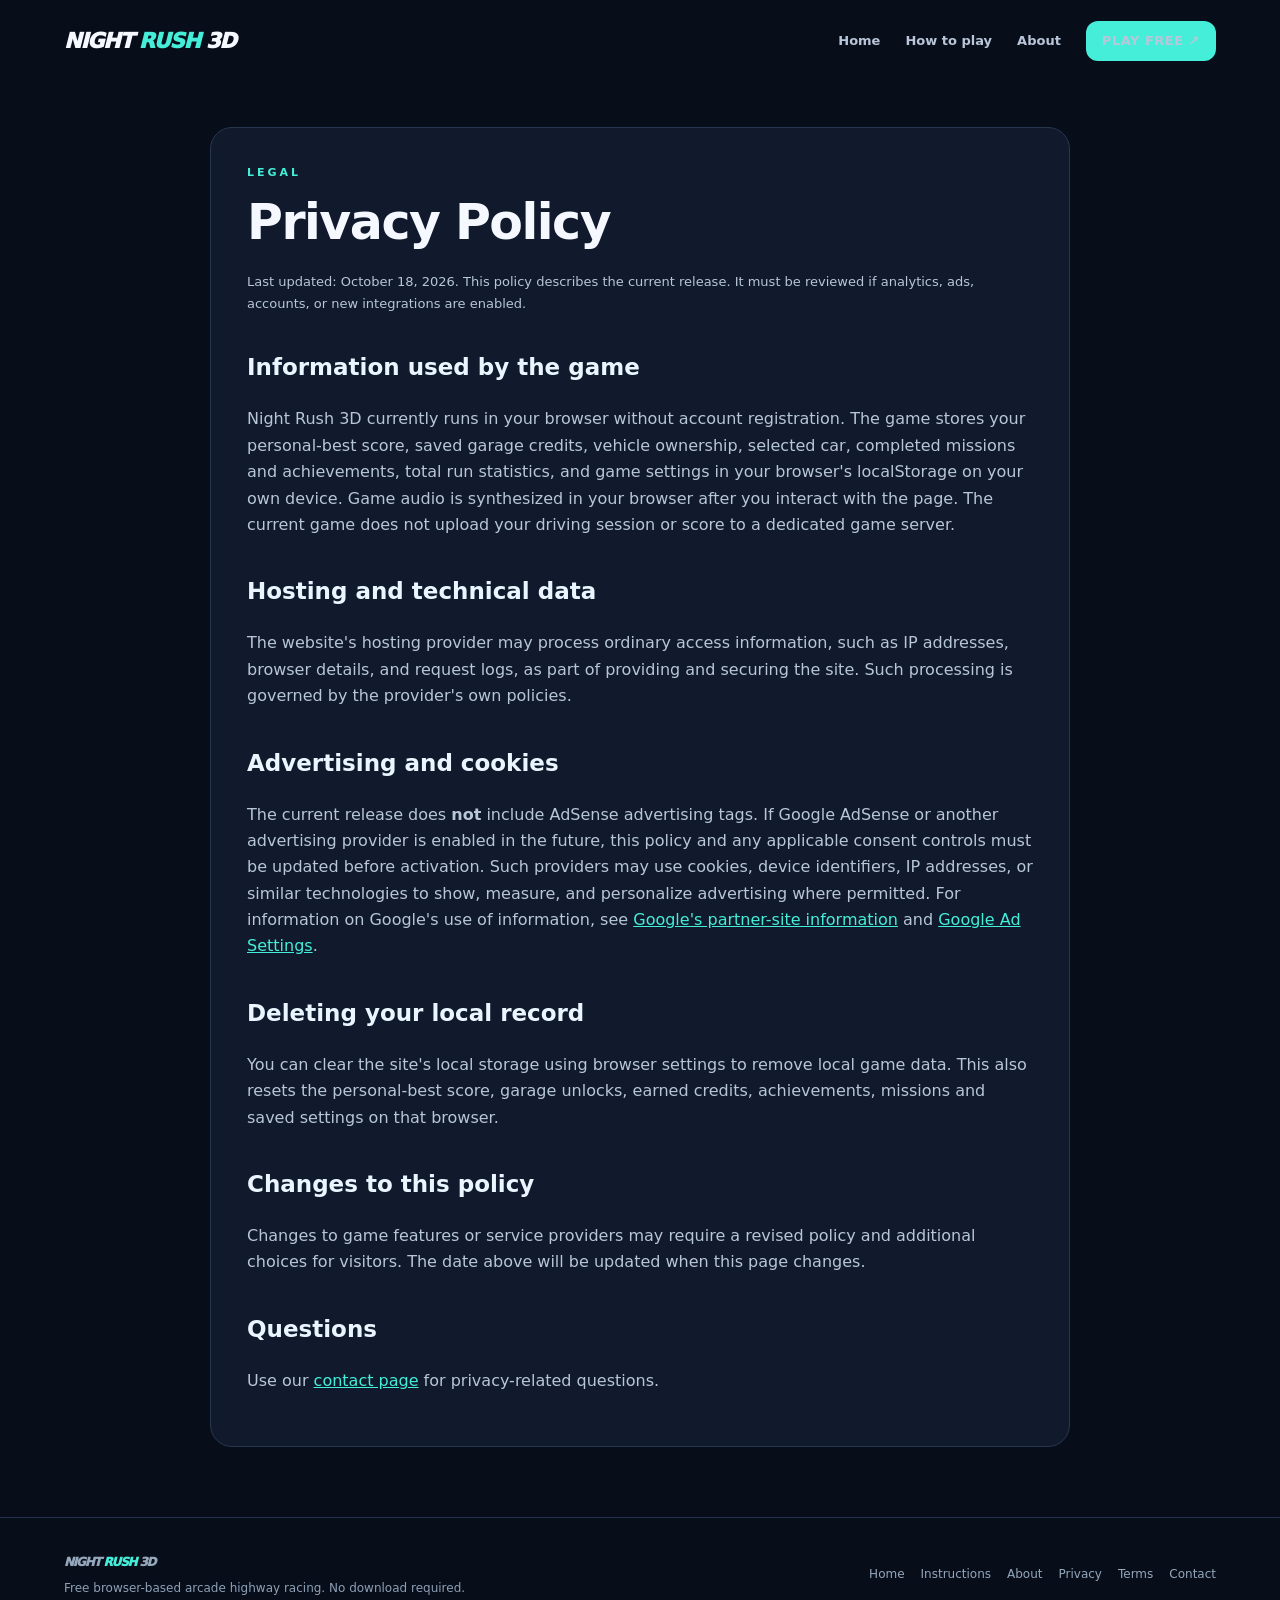
<file: privacy.html>
<!doctype html><html lang="en"><head><meta charset="utf-8"><meta name="viewport" content="width=device-width,initial-scale=1"><meta name="theme-color" content="#080d1a"><meta name="description" content="Privacy information for Night Rush 3D, including local high score storage and possible future advertising."><link rel="icon" href="favicon.svg" type="image/svg+xml"><link rel="stylesheet" href="assets/site.css"><title>Privacy Policy | Night Rush 3D</title></head><body><header class="wrap nav"><a class="logo" href="./" aria-label="Night Rush 3D home">NIGHT <span>RUSH</span> 3D</a><nav class="links" aria-label="Main navigation"><a href="./">Home</a><a href="how-to-play.html">How to play</a><a href="about.html">About</a><a class="btn small" href="play.html">PLAY FREE ↗</a></nav></header><main id="main"><article class="article"><div class="eyebrow">LEGAL</div><h1>Privacy Policy</h1><p class="smallprint">Last updated: October 18, 2026. This policy describes the current release. It must be reviewed if analytics, ads, accounts, or new integrations are enabled.</p><h2>Information used by the game</h2><p>Night Rush 3D currently runs in your browser without account registration. The game stores your personal-best score, saved garage credits, vehicle ownership, selected car, completed missions and achievements, total run statistics, and game settings in your browser's localStorage on your own device. Game audio is synthesized in your browser after you interact with the page. The current game does not upload your driving session or score to a dedicated game server.</p><h2>Hosting and technical data</h2><p>The website's hosting provider may process ordinary access information, such as IP addresses, browser details, and request logs, as part of providing and securing the site. Such processing is governed by the provider's own policies.</p><h2>Advertising and cookies</h2><p>The current release does <strong>not</strong> include AdSense advertising tags. If Google AdSense or another advertising provider is enabled in the future, this policy and any applicable consent controls must be updated before activation. Such providers may use cookies, device identifiers, IP addresses, or similar technologies to show, measure, and personalize advertising where permitted. For information on Google's use of information, see <a href="https://policies.google.com/technologies/partner-sites">Google's partner-site information</a> and <a href="https://adssettings.google.com/">Google Ad Settings</a>.</p><h2>Deleting your local record</h2><p>You can clear the site's local storage using browser settings to remove local game data. This also resets the personal-best score, garage unlocks, earned credits, achievements, missions and saved settings on that browser.</p><h2>Changes to this policy</h2><p>Changes to game features or service providers may require a revised policy and additional choices for visitors. The date above will be updated when this page changes.</p><h2>Questions</h2><p>Use our <a href="contact.html">contact page</a> for privacy-related questions.</p></article></main><footer class="footer"><div class="wrap footer-inner"><div><a class="logo" href="./">NIGHT <span>RUSH</span> 3D</a><p>Free browser-based arcade highway racing. No download required.</p></div><nav aria-label="Footer"><a href="./">Home</a><a href="how-to-play.html">Instructions</a><a href="about.html">About</a><a href="privacy.html">Privacy</a><a href="terms.html">Terms</a><a href="contact.html">Contact</a></nav></div></footer></body></html>
</file>
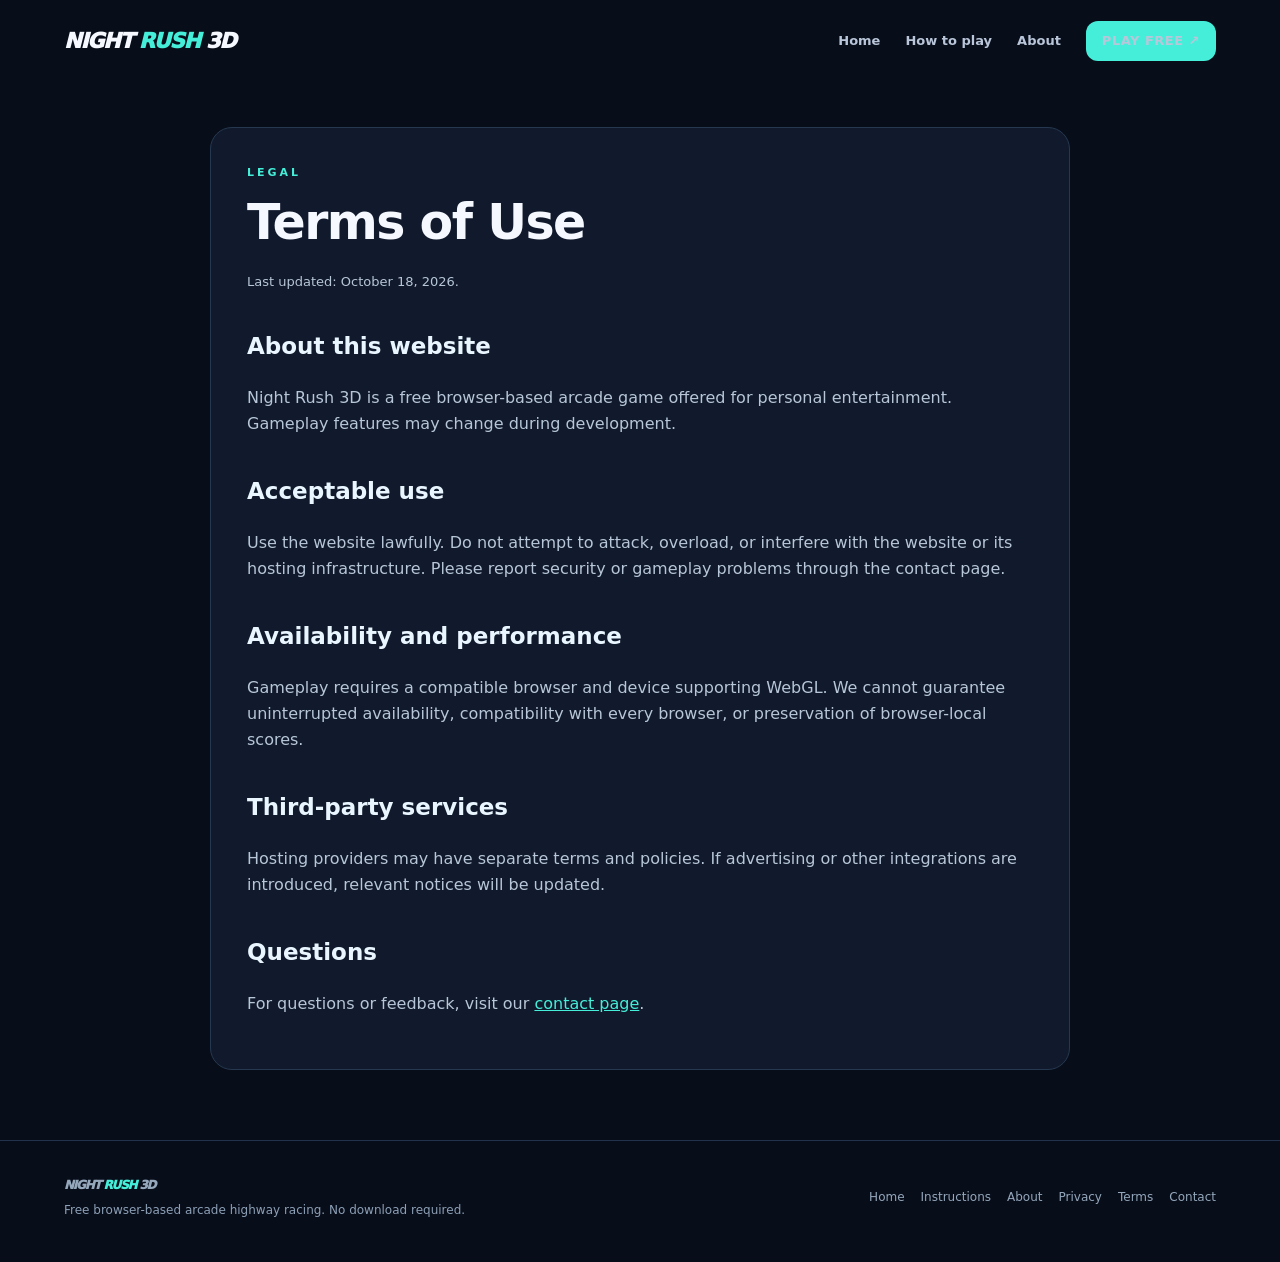
<file: terms.html>
<!doctype html><html lang="en"><head><meta charset="utf-8"><meta name="viewport" content="width=device-width,initial-scale=1"><meta name="theme-color" content="#080d1a"><meta name="description" content="Terms for playing Night Rush 3D, a free experimental browser-based arcade racing game."><link rel="icon" href="favicon.svg" type="image/svg+xml"><link rel="stylesheet" href="assets/site.css"><title>Terms of Use | Night Rush 3D</title></head><body><header class="wrap nav"><a class="logo" href="./" aria-label="Night Rush 3D home">NIGHT <span>RUSH</span> 3D</a><nav class="links" aria-label="Main navigation"><a href="./">Home</a><a href="how-to-play.html">How to play</a><a href="about.html">About</a><a class="btn small" href="play.html">PLAY FREE ↗</a></nav></header><main id="main"><article class="article"><div class="eyebrow">LEGAL</div><h1>Terms of Use</h1><p class="smallprint">Last updated: October 18, 2026.</p><h2>About this website</h2><p>Night Rush 3D is a free browser-based arcade game offered for personal entertainment. Gameplay features may change during development.</p><h2>Acceptable use</h2><p>Use the website lawfully. Do not attempt to attack, overload, or interfere with the website or its hosting infrastructure. Please report security or gameplay problems through the contact page.</p><h2>Availability and performance</h2><p>Gameplay requires a compatible browser and device supporting WebGL. We cannot guarantee uninterrupted availability, compatibility with every browser, or preservation of browser-local scores.</p><h2>Third-party services</h2><p>Hosting providers may have separate terms and policies. If advertising or other integrations are introduced, relevant notices will be updated.</p><h2>Questions</h2><p>For questions or feedback, visit our <a href="contact.html">contact page</a>.</p></article></main><footer class="footer"><div class="wrap footer-inner"><div><a class="logo" href="./">NIGHT <span>RUSH</span> 3D</a><p>Free browser-based arcade highway racing. No download required.</p></div><nav aria-label="Footer"><a href="./">Home</a><a href="how-to-play.html">Instructions</a><a href="about.html">About</a><a href="privacy.html">Privacy</a><a href="terms.html">Terms</a><a href="contact.html">Contact</a></nav></div></footer></body></html>
</file>
<file: assets/site.css>
:root{color-scheme:dark;--bg:#080d1a;--panel:#101b30;--panel2:#15223a;--line:#263850;--fg:#f5f9ff;--muted:#9dabbd;--mint:#44eed8;--pink:#ff4b83;--gold:#ffd17b}*{box-sizing:border-box}html{scroll-behavior:smooth}body{margin:0;background:var(--bg);color:var(--fg);font:16px/1.65 system-ui,-apple-system,"Segoe UI",sans-serif}a{color:inherit}a:focus-visible,button:focus-visible{outline:3px solid var(--mint);outline-offset:3px}.wrap{max-width:1200px;margin:auto;padding-inline:24px}.nav{display:flex;justify-content:space-between;align-items:center;gap:20px;min-height:82px}.logo{text-decoration:none;font-weight:950;font-style:italic;font-size:21px;letter-spacing:-1.2px;white-space:nowrap}.logo span{color:var(--mint)}.links{display:flex;align-items:center;gap:25px;flex-wrap:wrap}.links a{font-size:13px;color:#b9c6d9;text-decoration:none;font-weight:750}.links a:hover,.footer a:hover{color:var(--mint)}.btn{display:inline-flex;align-items:center;justify-content:center;text-decoration:none;min-height:50px;border-radius:12px;padding:12px 22px;background:var(--mint);color:#09202b;font-size:13px;font-weight:900;letter-spacing:.5px;transition:transform .15s,filter .15s}.btn:hover{transform:translateY(-2px);filter:brightness(1.05)}.btn.outline{background:#172438;color:#f2faff;border:1px solid #56758a}.btn.small{min-height:40px;padding:9px 16px}.eyebrow{text-transform:uppercase;letter-spacing:3px;color:var(--mint);font-size:11px;font-weight:900}.hero{display:grid;grid-template-columns:1fr 1fr;align-items:center;gap:34px;min-height:610px;padding-block:65px 72px}.hero h1{font-size:clamp(58px,7.4vw,105px);font-weight:1000;font-style:italic;letter-spacing:-5px;line-height:.92;margin:21px 0 23px;text-transform:uppercase}.hero h1 span{color:var(--mint);display:block}.lead{color:#b5c1d5;max-width:530px;font-size:17px}.actions{display:flex;gap:12px;flex-wrap:wrap;margin-top:32px}.stats{display:flex;gap:25px;flex-wrap:wrap;margin-top:42px;color:#819ab6;font-size:12px;font-weight:750;letter-spacing:1px}.stats strong{color:#f3f8ff;font-size:16px}.visual{min-height:480px;border:1px solid #2e465e;border-radius:27px;position:relative;overflow:hidden;background:radial-gradient(ellipse at 50% 22%,#623b7299 1%,transparent 42%),linear-gradient(165deg,#0d193a 7%,#151635 50%,#101b34);box-shadow:0 45px 100px #0007,inset 0 1px #ffffff12;isolation:isolate}.moon{position:absolute;left:50%;top:14%;transform:translateX(-50%);width:150px;height:150px;border-radius:50%;background:radial-gradient(circle,#ffa9c3 0%,#d17baf 64%,#8e719e 100%);box-shadow:0 0 75px #f386a555;opacity:.8}.city{position:absolute;inset:35% 0 0;background:repeating-linear-gradient(90deg,transparent 0 18px,#151f3d 18px 50px,#11192f 50px 69px,transparent 69px 97px);clip-path:polygon(0 29%,9% 16%,19% 35%,27% 0%,34% 19%,45% 8%,53% 31%,62% 0%,72% 22%,81% 7%,89% 25%,100% 12%,100% 100%,0 100%);opacity:.8}.road{position:absolute;left:17%;right:17%;top:46%;bottom:-14%;clip-path:polygon(38% 0,62% 0,100% 100%,0 100%);background:linear-gradient(90deg,#09101d,#1f293e 52%,#07101f);border-top:2px solid #f0a1b0}.road:after{content:"";position:absolute;inset:0;background:repeating-linear-gradient(180deg,transparent 0 40px,#9fe9d7 40px 60px,transparent 60px 105px);clip-path:polygon(48.4% 0,51.6% 0,52.3% 100%,47.7% 100%);filter:drop-shadow(0 0 8px #4efbdd)}.lights{position:absolute;bottom:-19%;left:-10%;width:120%;height:58%;background:repeating-linear-gradient(173deg,transparent 0 30px,#e355a522 32px 34px,transparent 36px 71px);opacity:.9}.carart{position:absolute;bottom:4%;left:50%;transform:translateX(-50%);width:61%;max-width:365px;filter:drop-shadow(0 26px 24px #000a) drop-shadow(0 0 26px #1bffff56)}.visual-badge{position:absolute;top:22px;left:23px;border:1px solid #ffffff44;background:#071c31ca;padding:7px 12px;border-radius:30px;color:#d4fff8;letter-spacing:2px;font-size:9px;font-weight:900}.visual-score{position:absolute;bottom:22px;left:23px;background:#0a1830d5;border:1px solid #35546c;padding:10px 14px;border-radius:12px;letter-spacing:1px;font-size:10px;color:#a3b9cd}.visual-score strong{display:block;color:var(--mint);font-size:24px;letter-spacing:0}.section{padding-block:60px}.section h2,.article h1{font-size:clamp(30px,4vw,49px);line-height:1.15;letter-spacing:-1.5px;margin:13px 0 20px}.section>p,.section .intro{color:var(--muted);max-width:720px}.grid{display:grid;grid-template-columns:repeat(3,minmax(0,1fr));gap:16px;margin-top:32px}.card{padding:28px;border-radius:19px;border:1px solid var(--line);background:linear-gradient(145deg,#14223a,#0e192b)}.card .symbol{font-size:29px}.card h3{font-size:18px;margin:17px 0 8px}.card p{font-size:14px;color:var(--muted);margin:0}.two{display:grid;grid-template-columns:1fr 1fr;gap:25px;margin-top:25px}.info{border:1px solid var(--line);background:#0e192a;border-radius:20px;padding:27px}.info h3{margin-top:0}.info p,.info li{color:#acbbcf}.info li{margin-bottom:8px}.cta{border-radius:24px;padding:50px 40px;text-align:center;background:radial-gradient(ellipse at center,#12535c 0%,#101f32 48%,#0c1728 100%);border:1px solid #2d6c71}.cta h2{font-size:clamp(34px,5vw,56px);font-style:italic;line-height:1.1;letter-spacing:-2px;margin:15px 0}.cta p{color:#bad1d9}.article{max-width:860px;margin:45px auto 70px;padding:36px;border:1px solid var(--line);border-radius:22px;background:#101a2c}.article h2{margin-top:35px;color:#eaf6ff;font-size:23px}.article p,.article li{color:#b7c6d8}.article li{margin:9px 0}.article a{color:var(--mint)}.smallprint{color:#8195ad;font-size:13px}.footer{border-top:1px solid #22314c;padding:30px 0 37px;margin-top:65px}.footer-inner{display:flex;justify-content:space-between;gap:25px;flex-wrap:wrap;align-items:center}.footer p{margin:4px 0;color:#8da0b6;font-size:12px}.footer nav{display:flex;gap:16px;flex-wrap:wrap}.footer a{font-size:12px;color:#94a7bb;text-decoration:none}details{border-bottom:1px solid var(--line);padding:15px 2px}summary{cursor:pointer;font-weight:750}details p{color:var(--muted)}@media(max-width:850px){.hero{grid-template-columns:1fr;padding-top:36px}.visual{min-height:430px}.grid{grid-template-columns:repeat(2,1fr)}.links{gap:13px}.nav{min-height:70px}.article{margin:25px 16px 50px}}@media(max-width:560px){.wrap{padding-inline:16px}.links a:not(.btn){display:none}.hero h1{letter-spacing:-3px}.hero{min-height:auto}.visual{min-height:330px}.carart{width:70%}.grid,.two{grid-template-columns:1fr}.stats{gap:14px}.article{padding:22px}.cta{padding:32px 20px}}
</file>
